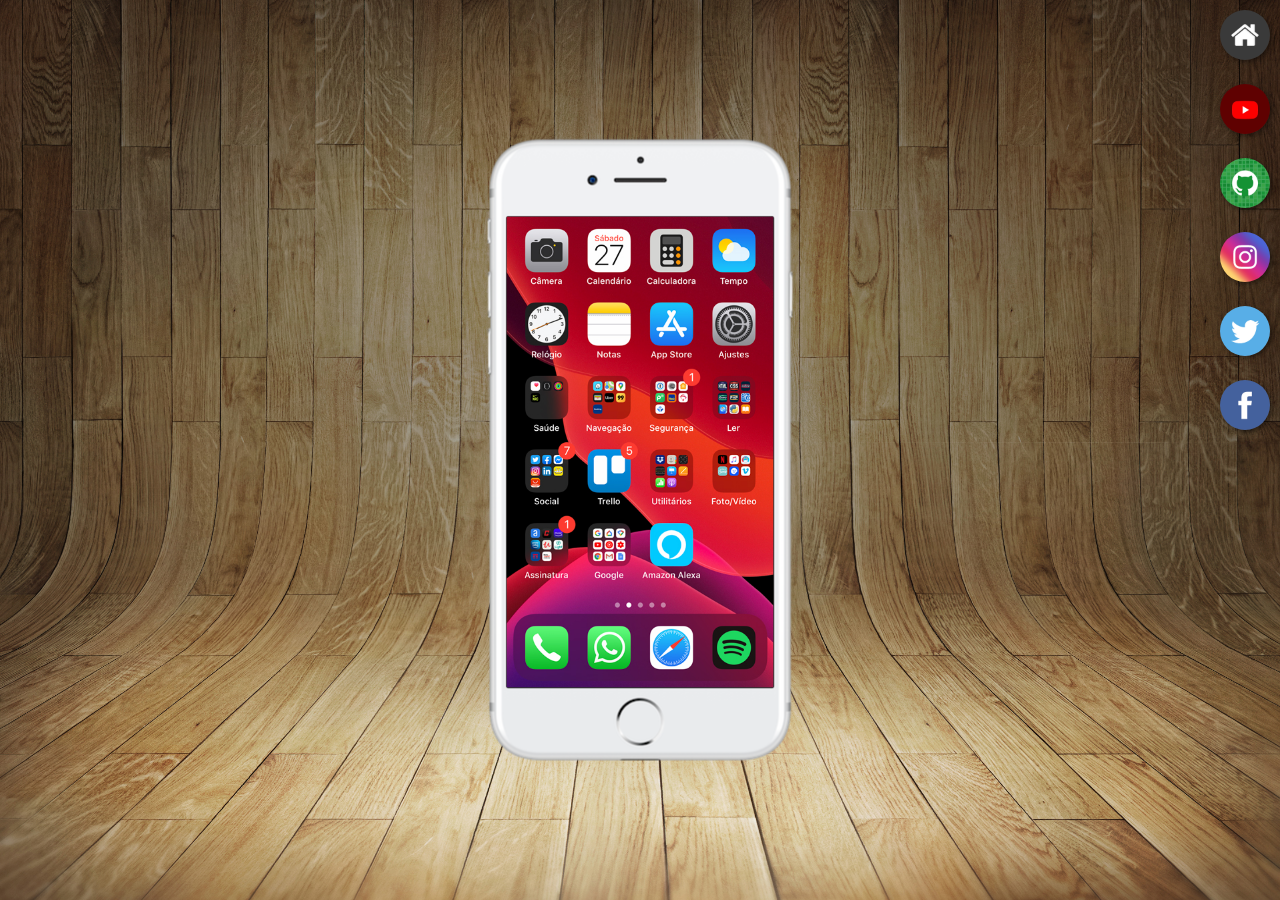
<file: index.html>
<!DOCTYPE html>
<html lang="pt-br">
<head>
    <meta charset="UTF-8">
    <meta name="viewport" content="width=device-width, initial-scale=1.0">
    <link rel="shortcut icon" href="favicon.ico" type="image/x-icon">
    <title>Projeto Redes Sociais</title>
    <link rel="stylesheet" href="estilos/style.css">
</head>
<body>
    <main>
        <section id="telefone">
           <iframe src="home.html" name="tela" id="tela" frameborder="0"></iframe>
        </section>
        <section id="Redes-Sociais">
           <a href="home.html" target="tela"><img src="imagens/imagens/logo-home.jpg" alt="home"></a> <br>
           <a href="youtube.html" target="tela"><img src="imagens/imagens/logo-youtube.jpg" alt="youtube"></a> <br>
           <a href="github.html" target="tela"><img src="imagens/imagens/logo-github.jpg" alt="github"></a> <br>
           <a href="instagram.html" target="tela"><img src="imagens/imagens/logo-instagram.jpg" alt="instagram"></a> <br>
           <a href="x.html" target="tela"><img src="imagens/imagens/logo-twitter.jpg" alt="twitter"></a> <br>
           <a href="facebook.html" target="tela"><img src="imagens/imagens/logo-facebook.jpg" alt="facebook"></a>
        </section>
    </main>
</body>
</html>
</file>
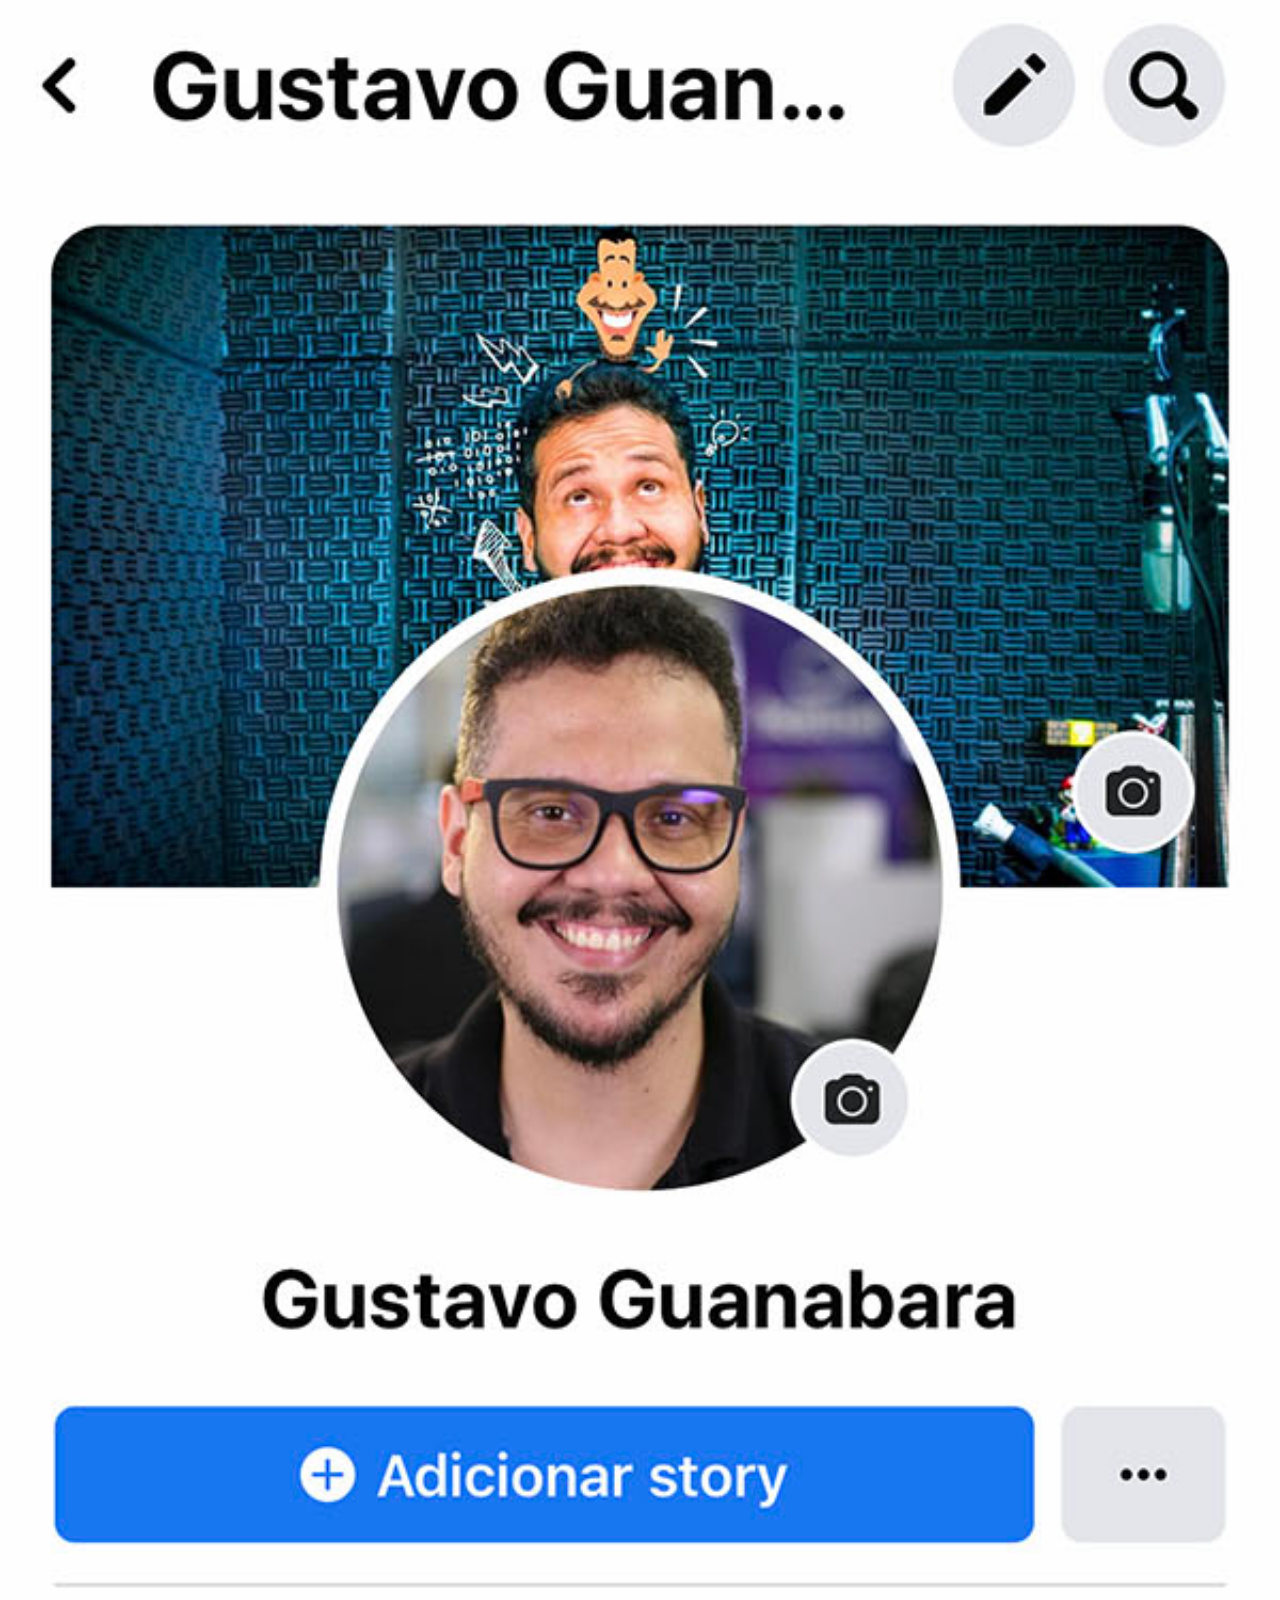
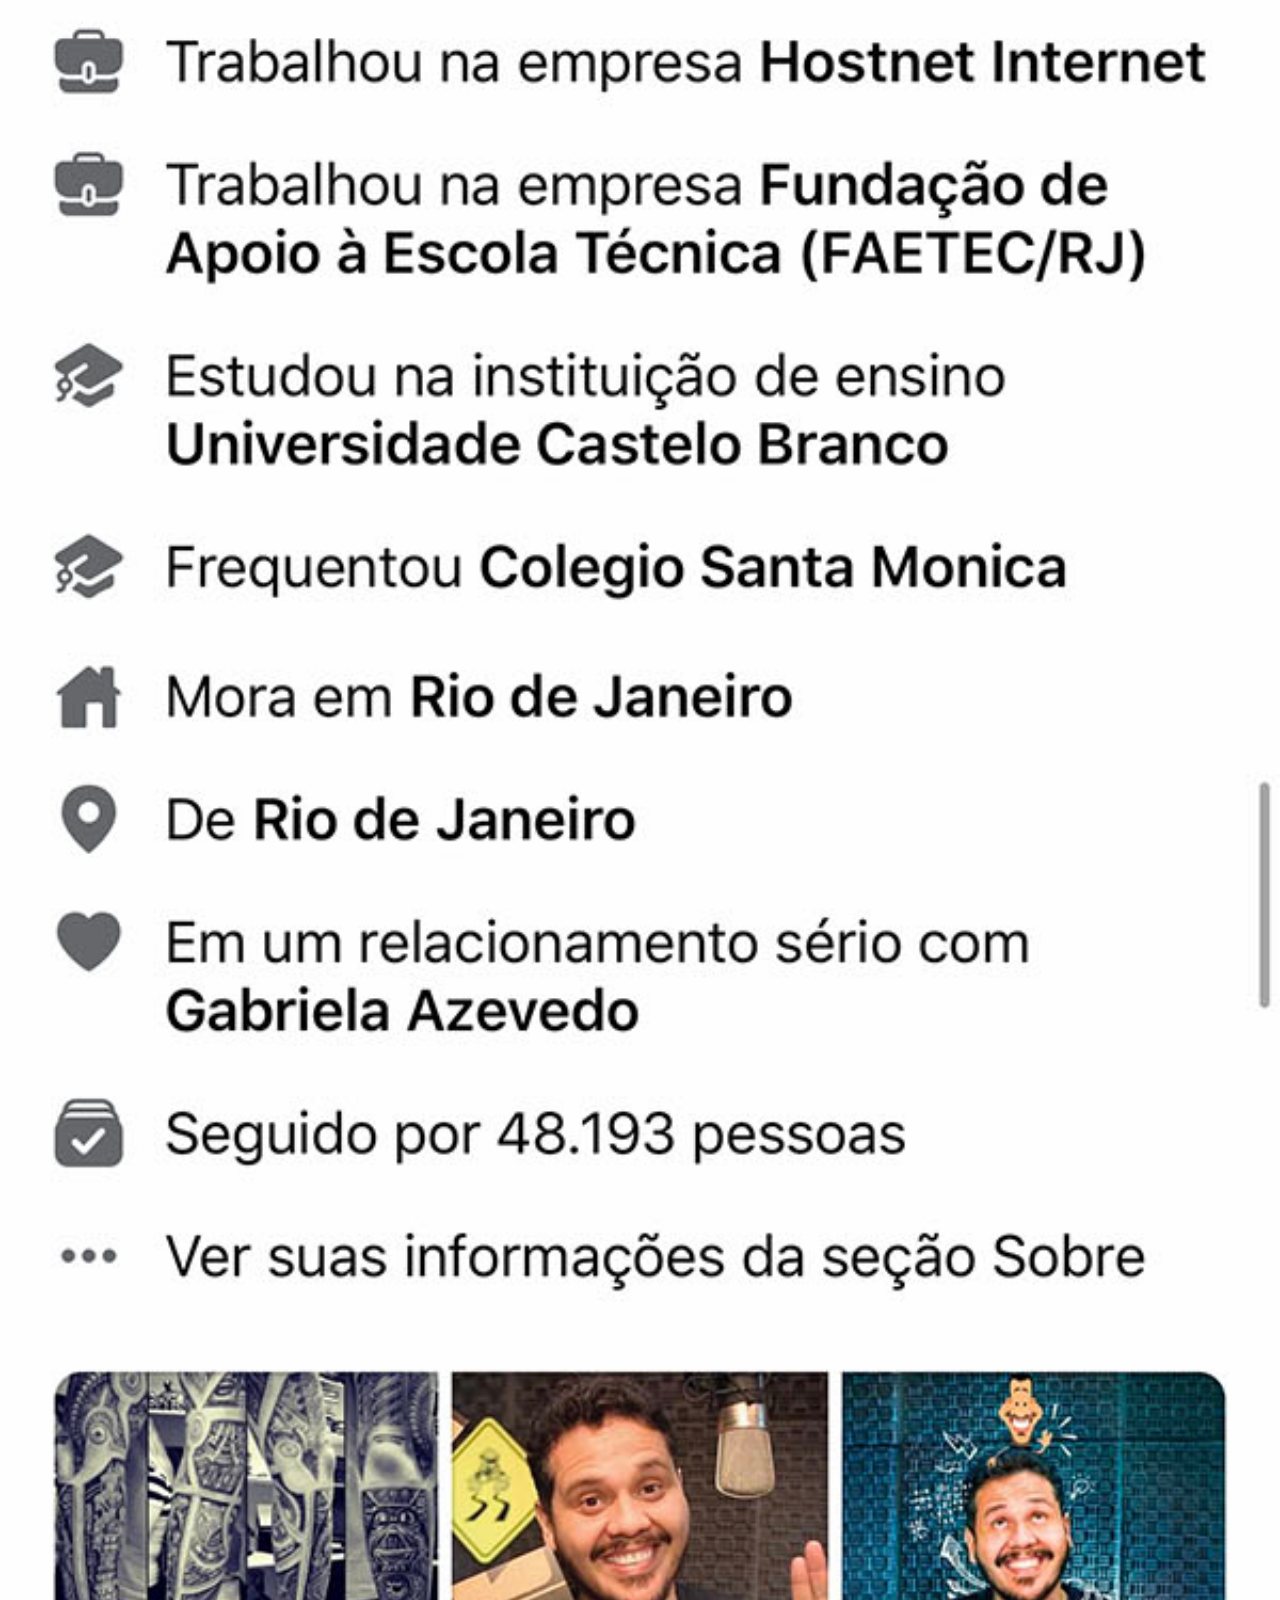
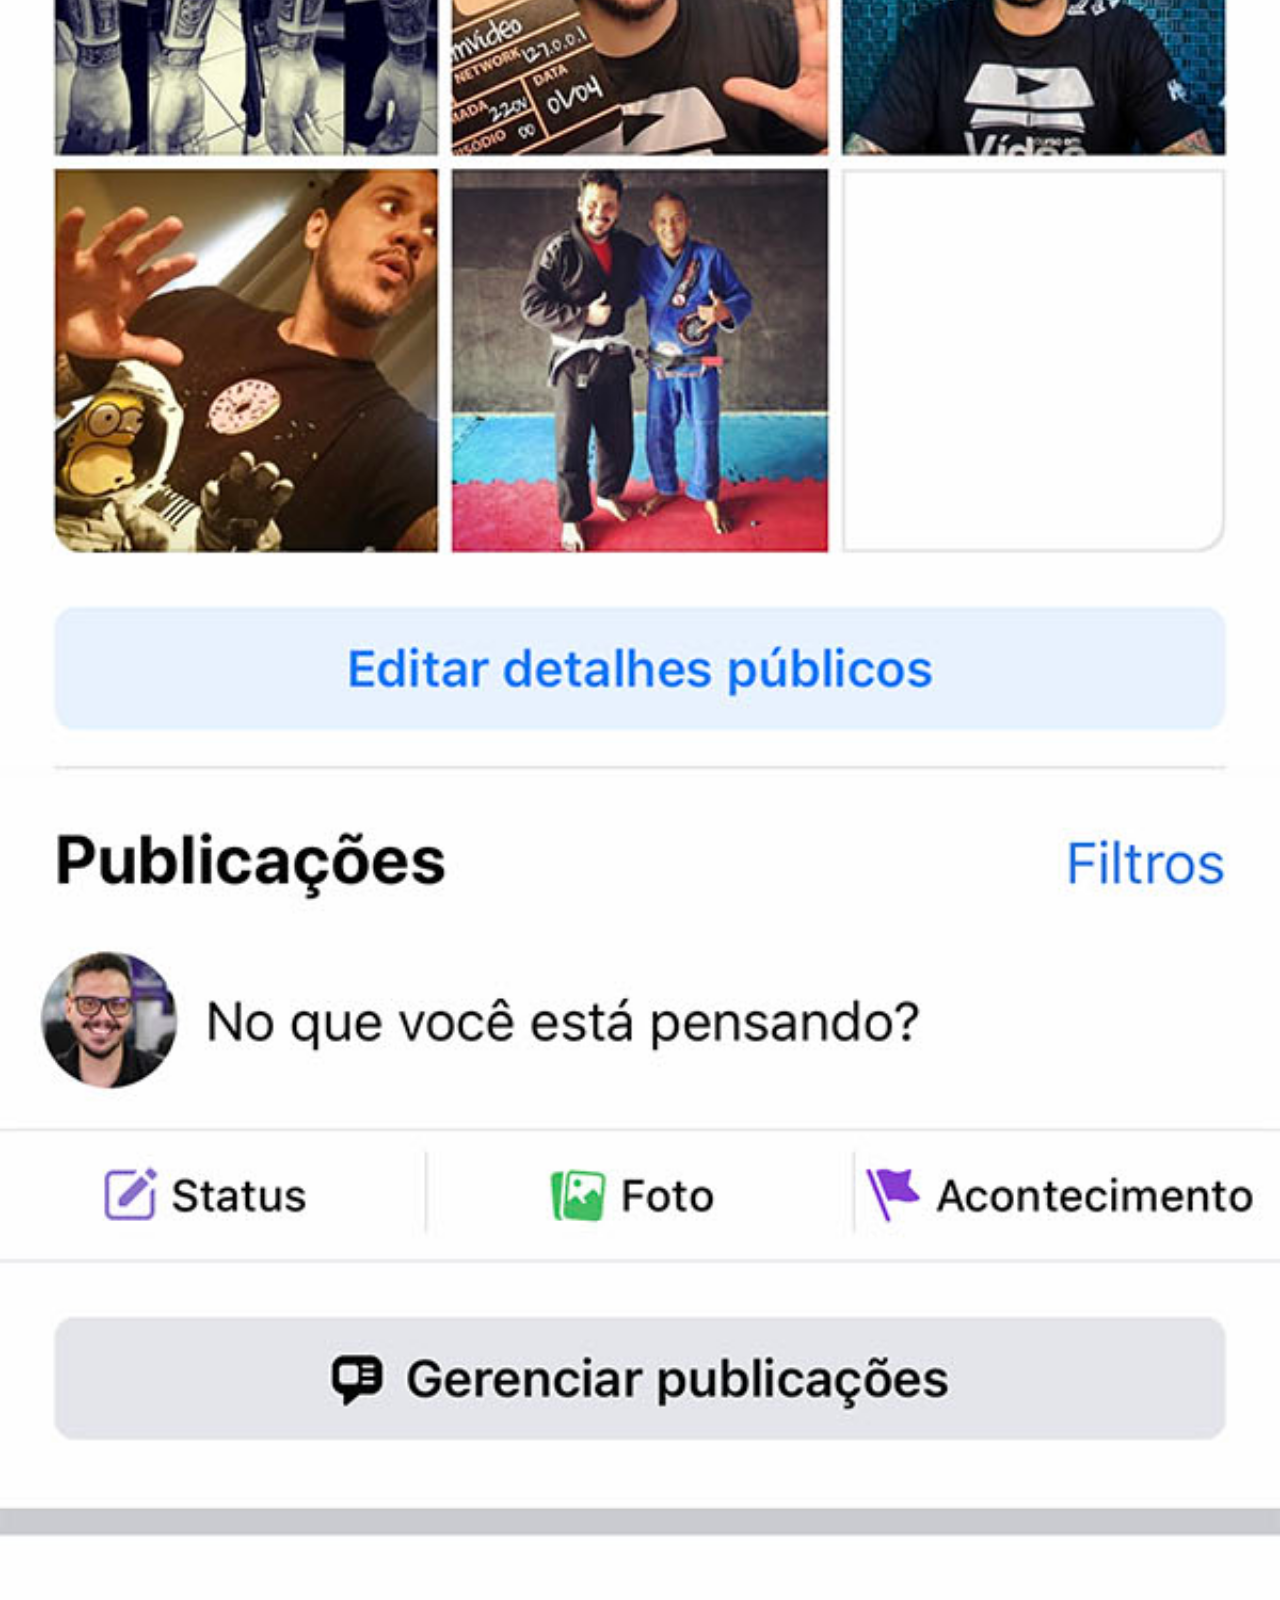
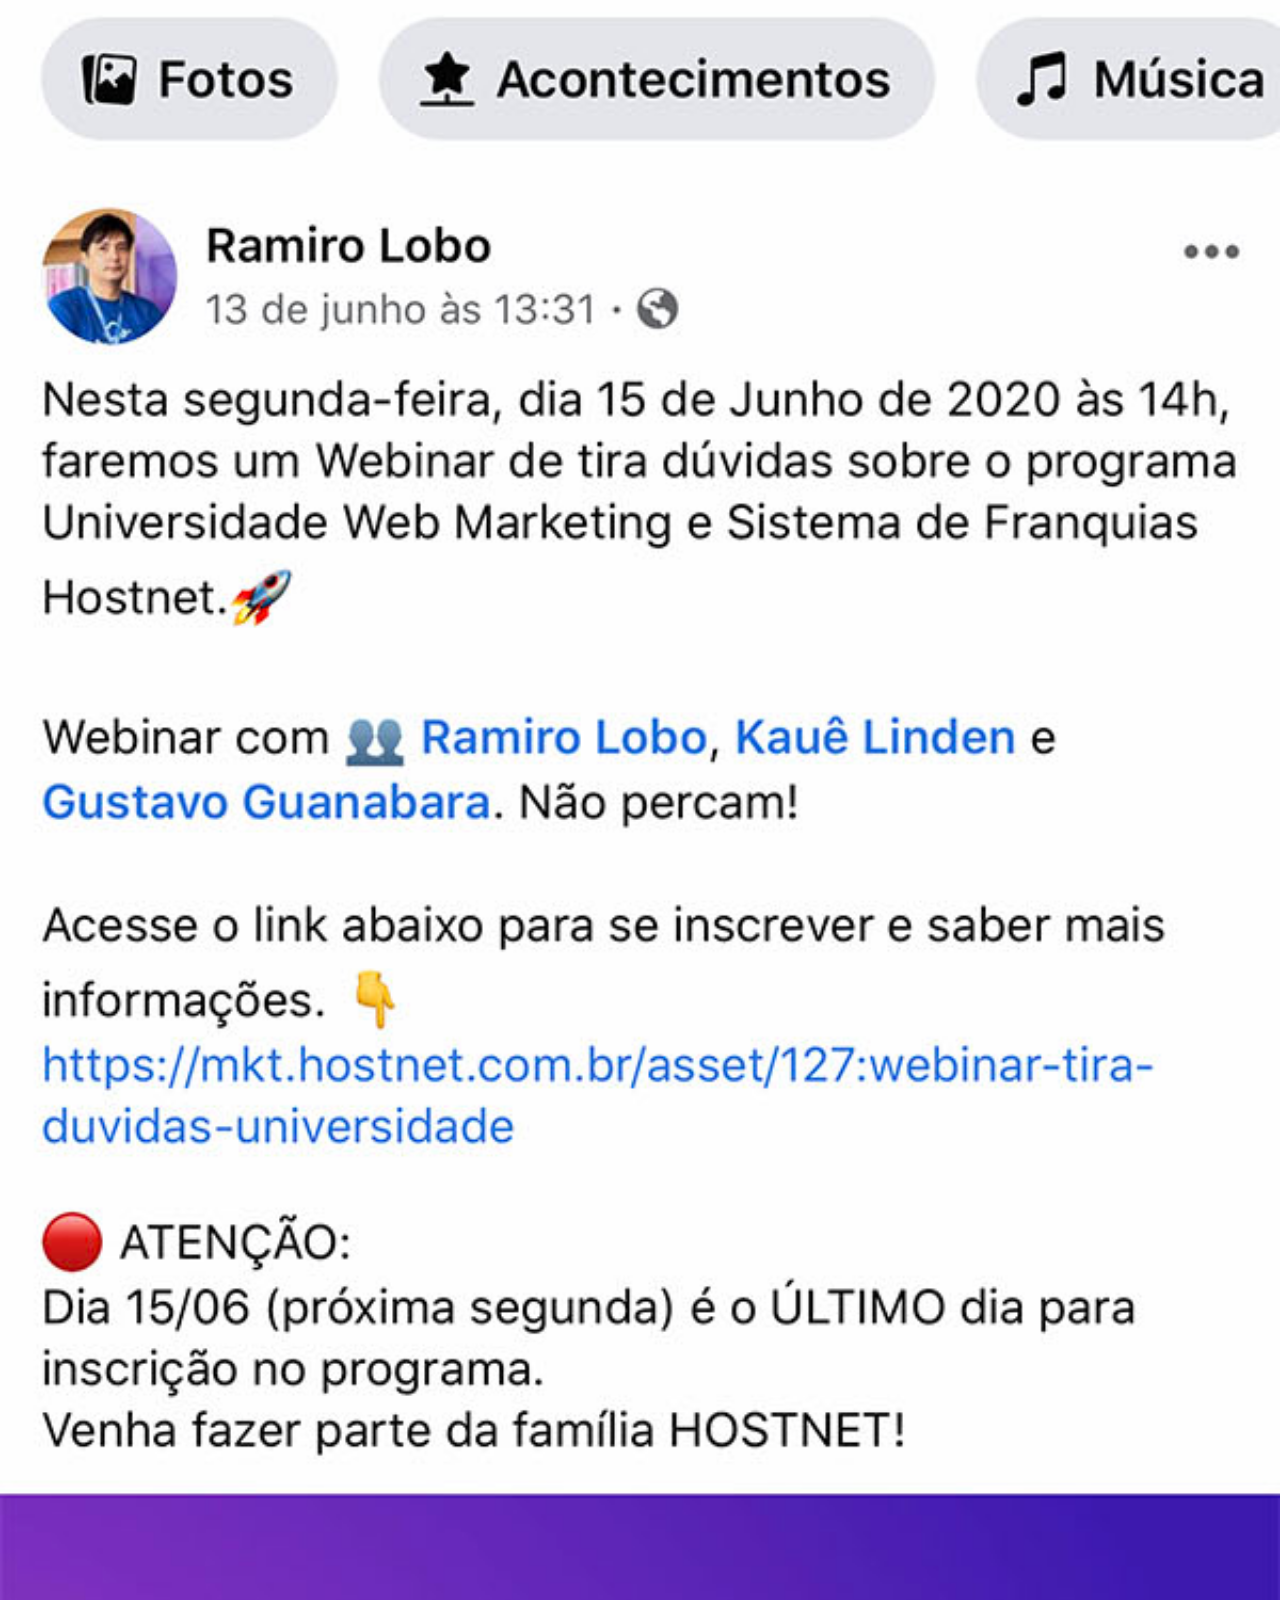
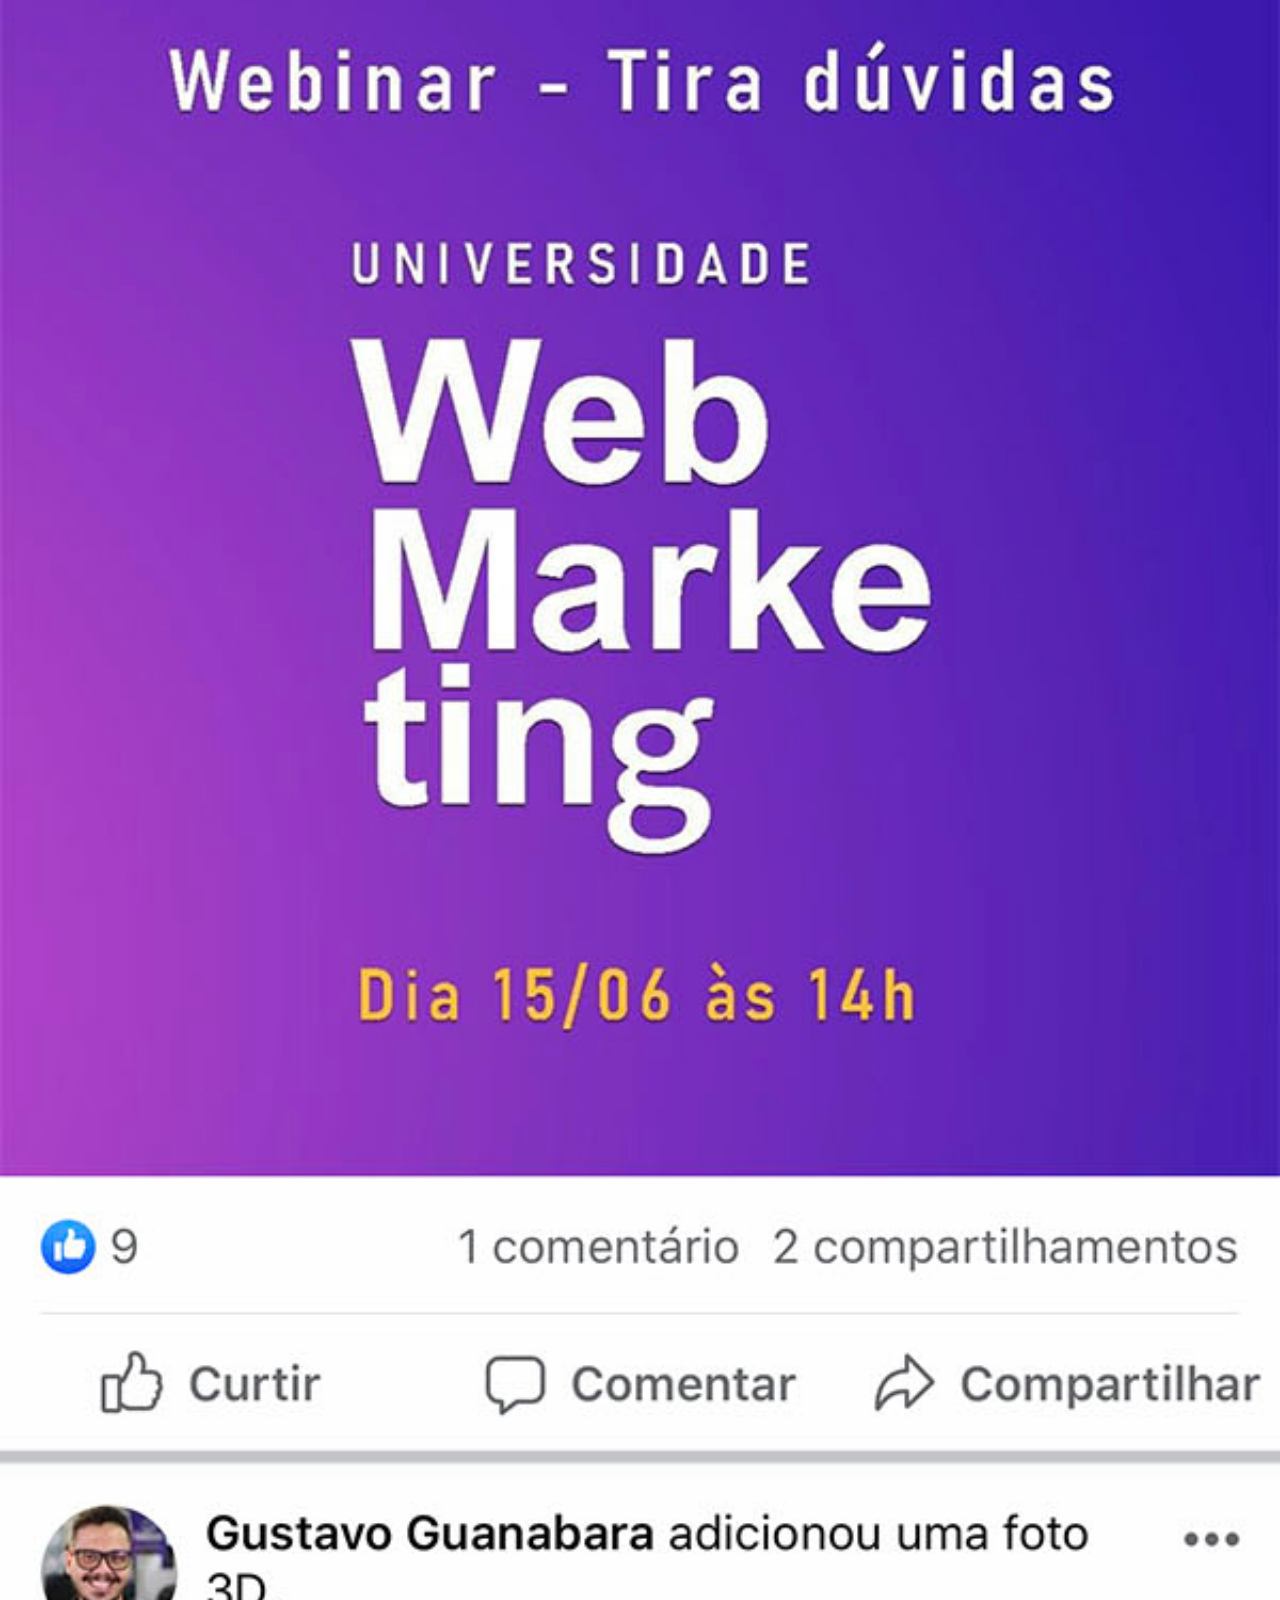
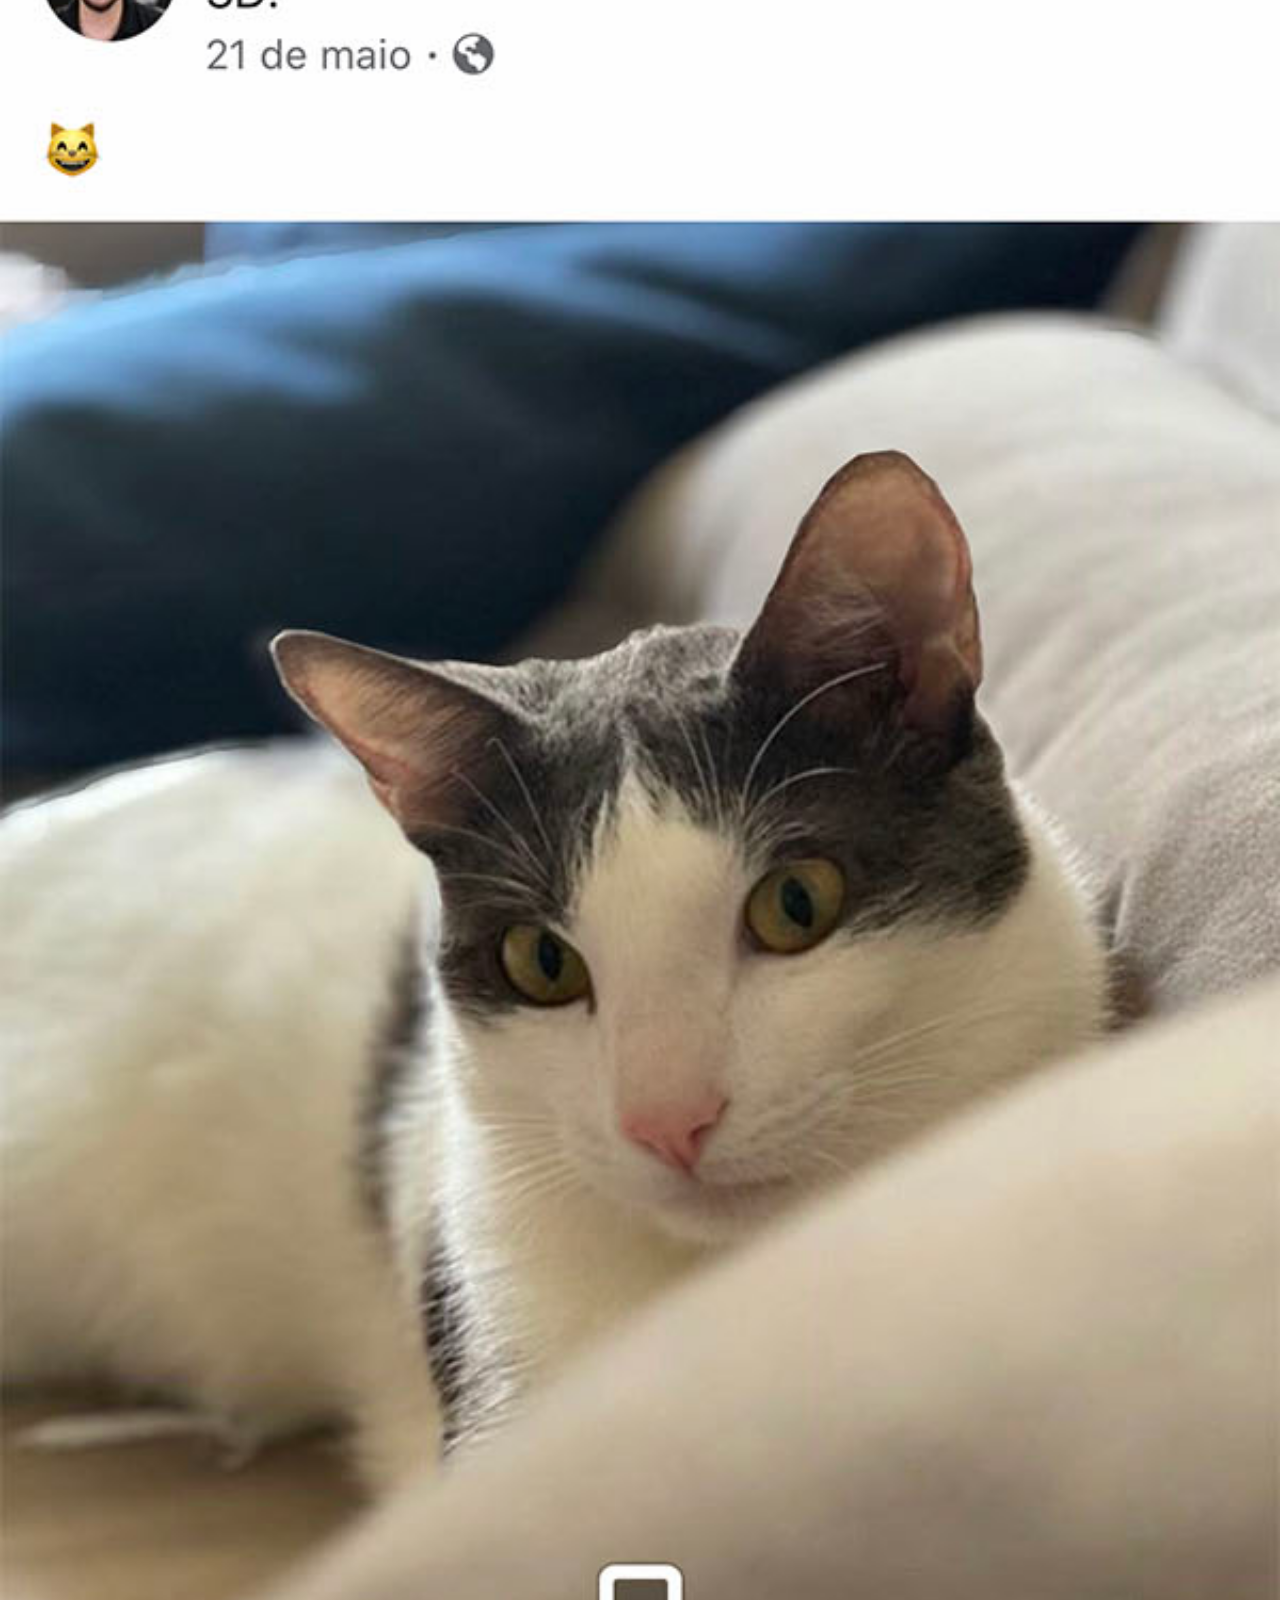
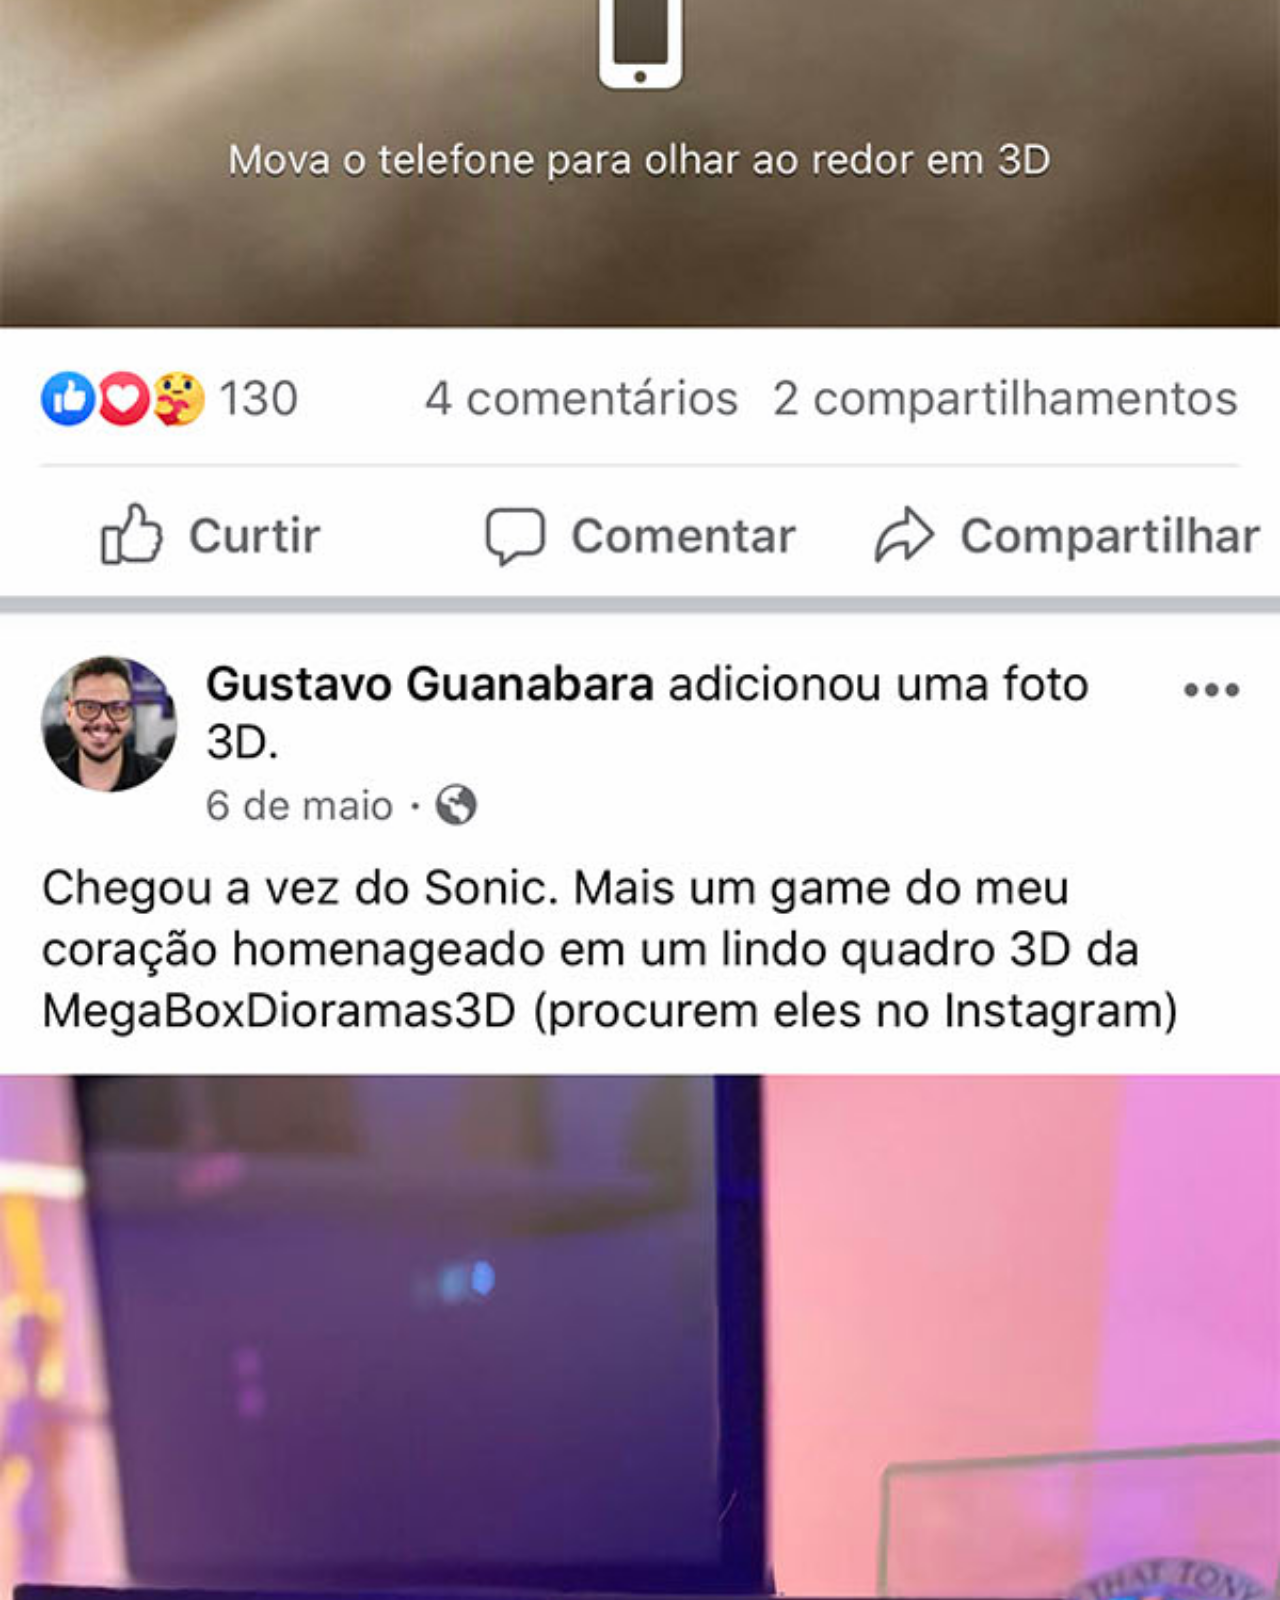
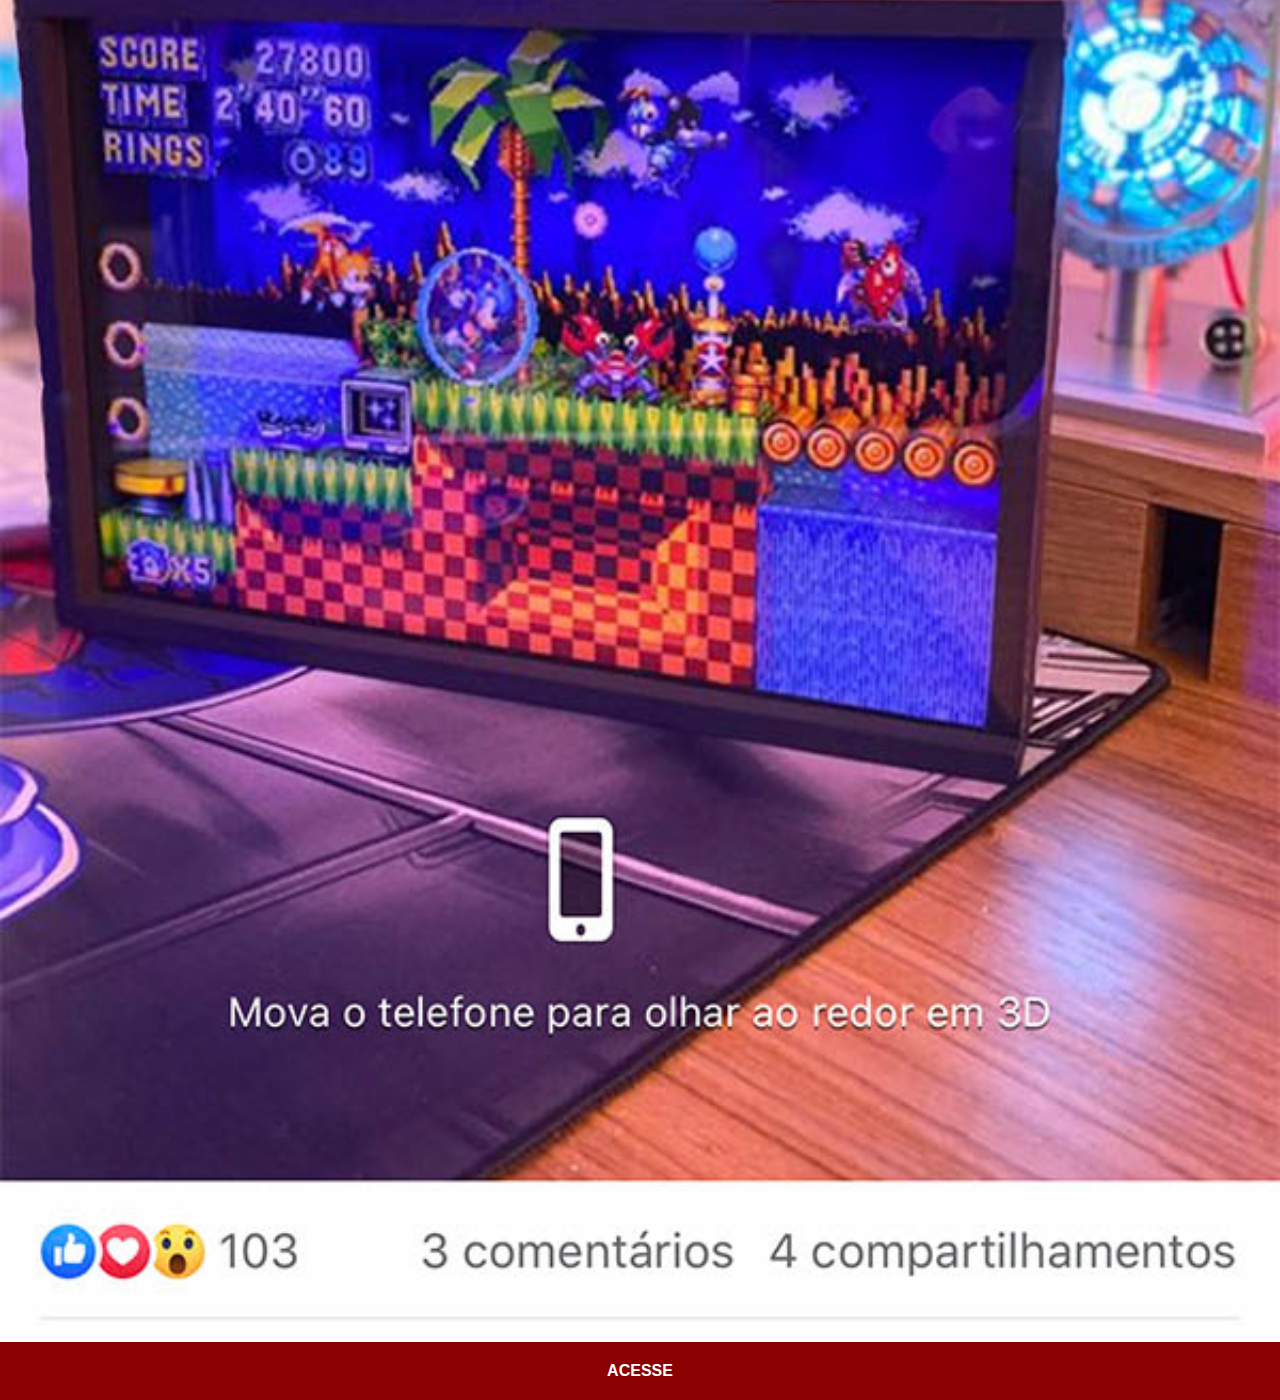
<file: facebook.html>
<!DOCTYPE html>
<html lang="pt-br">
<head>
    <meta charset="UTF-8">
    <meta name="viewport" content="width=device-width, initial-scale=1.0">
    <link rel="stylesheet" href="estilos/social.css">
    <title>Facebook</title>
</head>
<body>
    <img src="imagens/imagens/tela-facebook.jpg" alt="Facebook">
    <a href="https://www.facebook.com/gustavoguanabara/?locale=pt_BR" target="_blank">ACESSE</a>
</body>
</html>
</file>
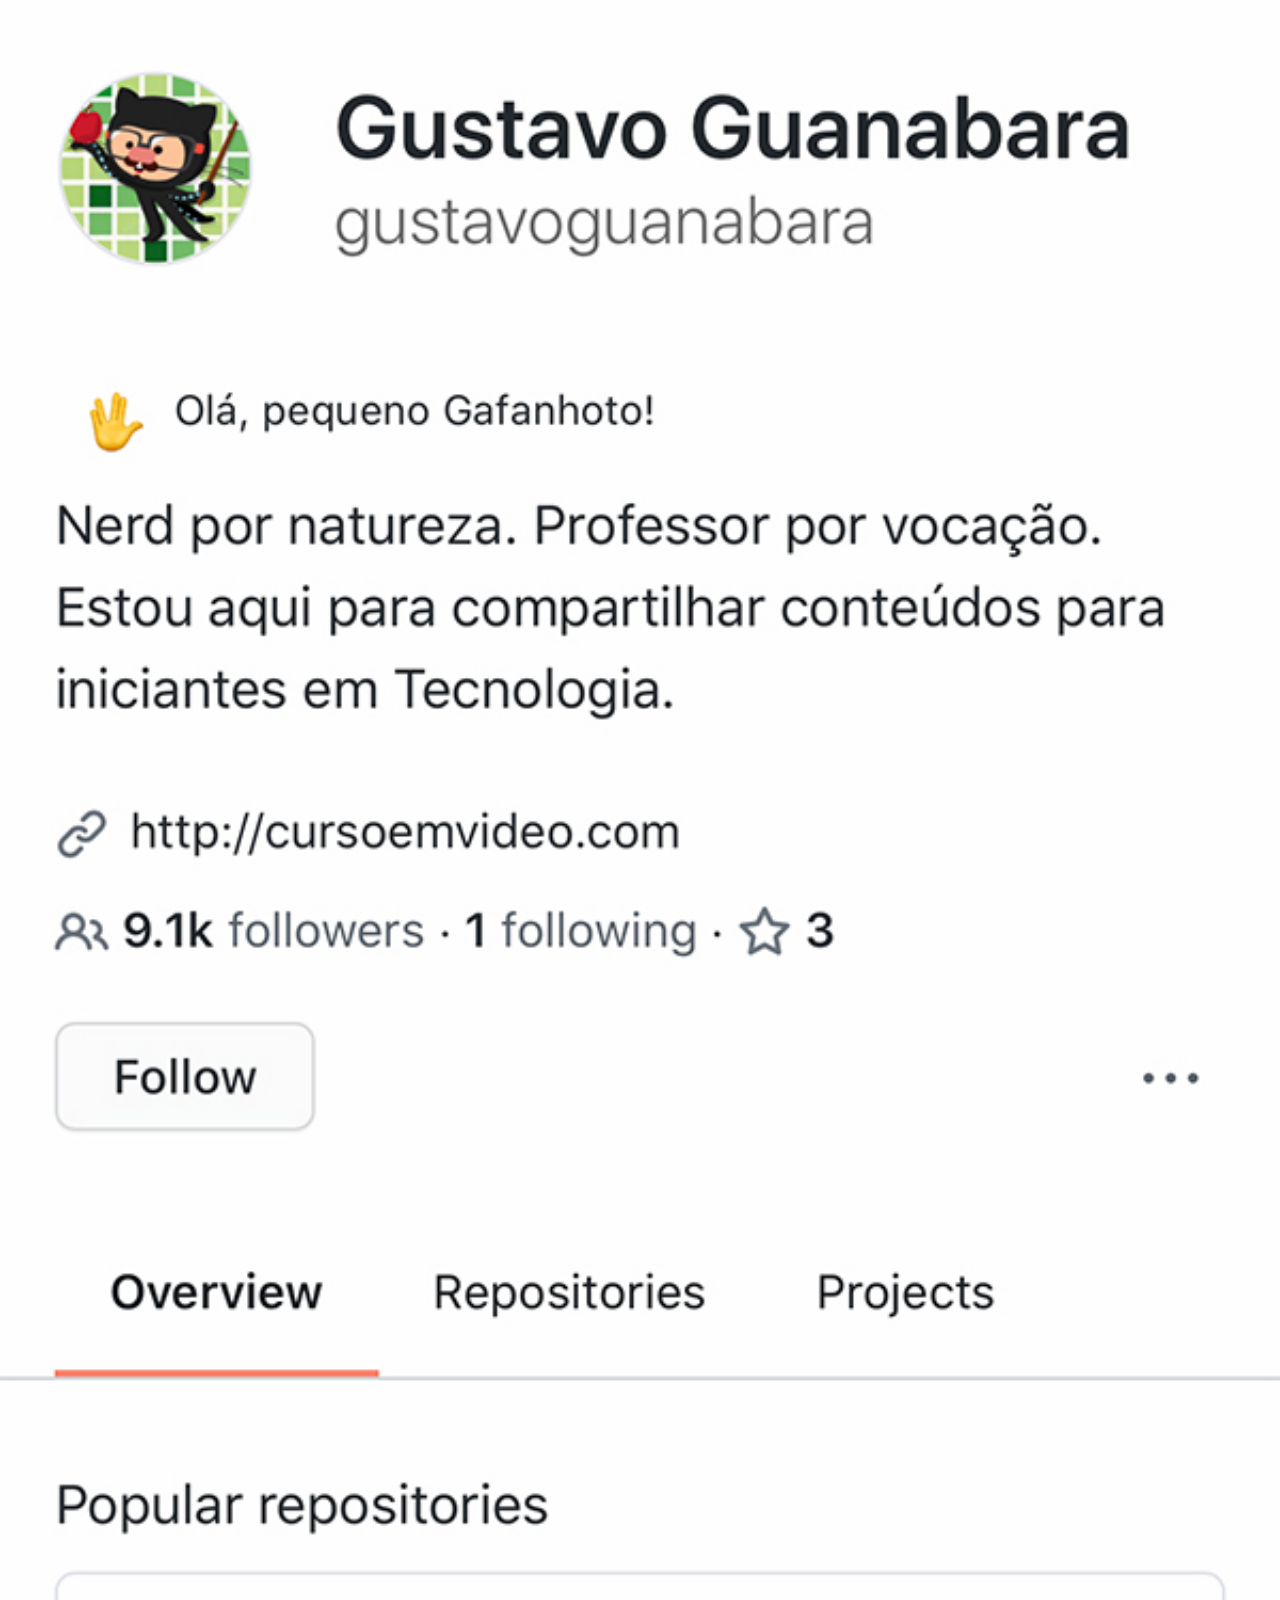
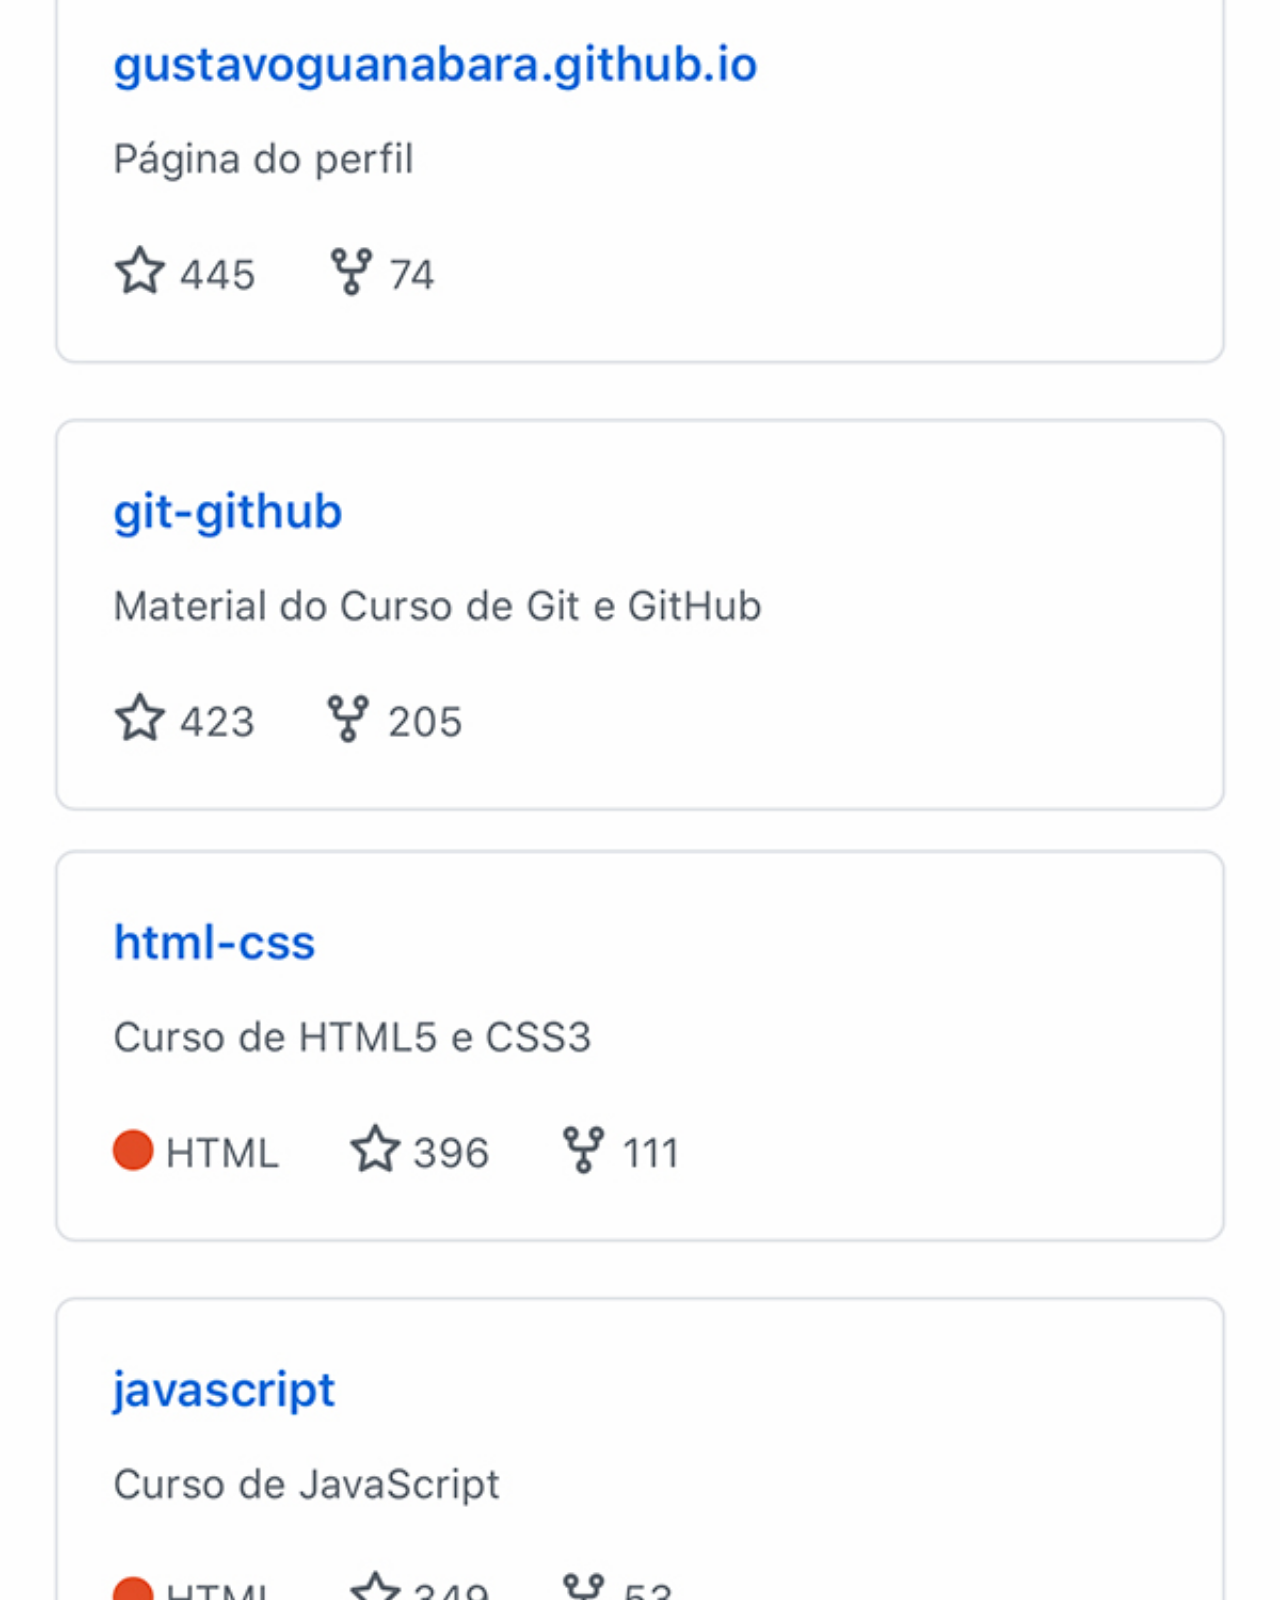
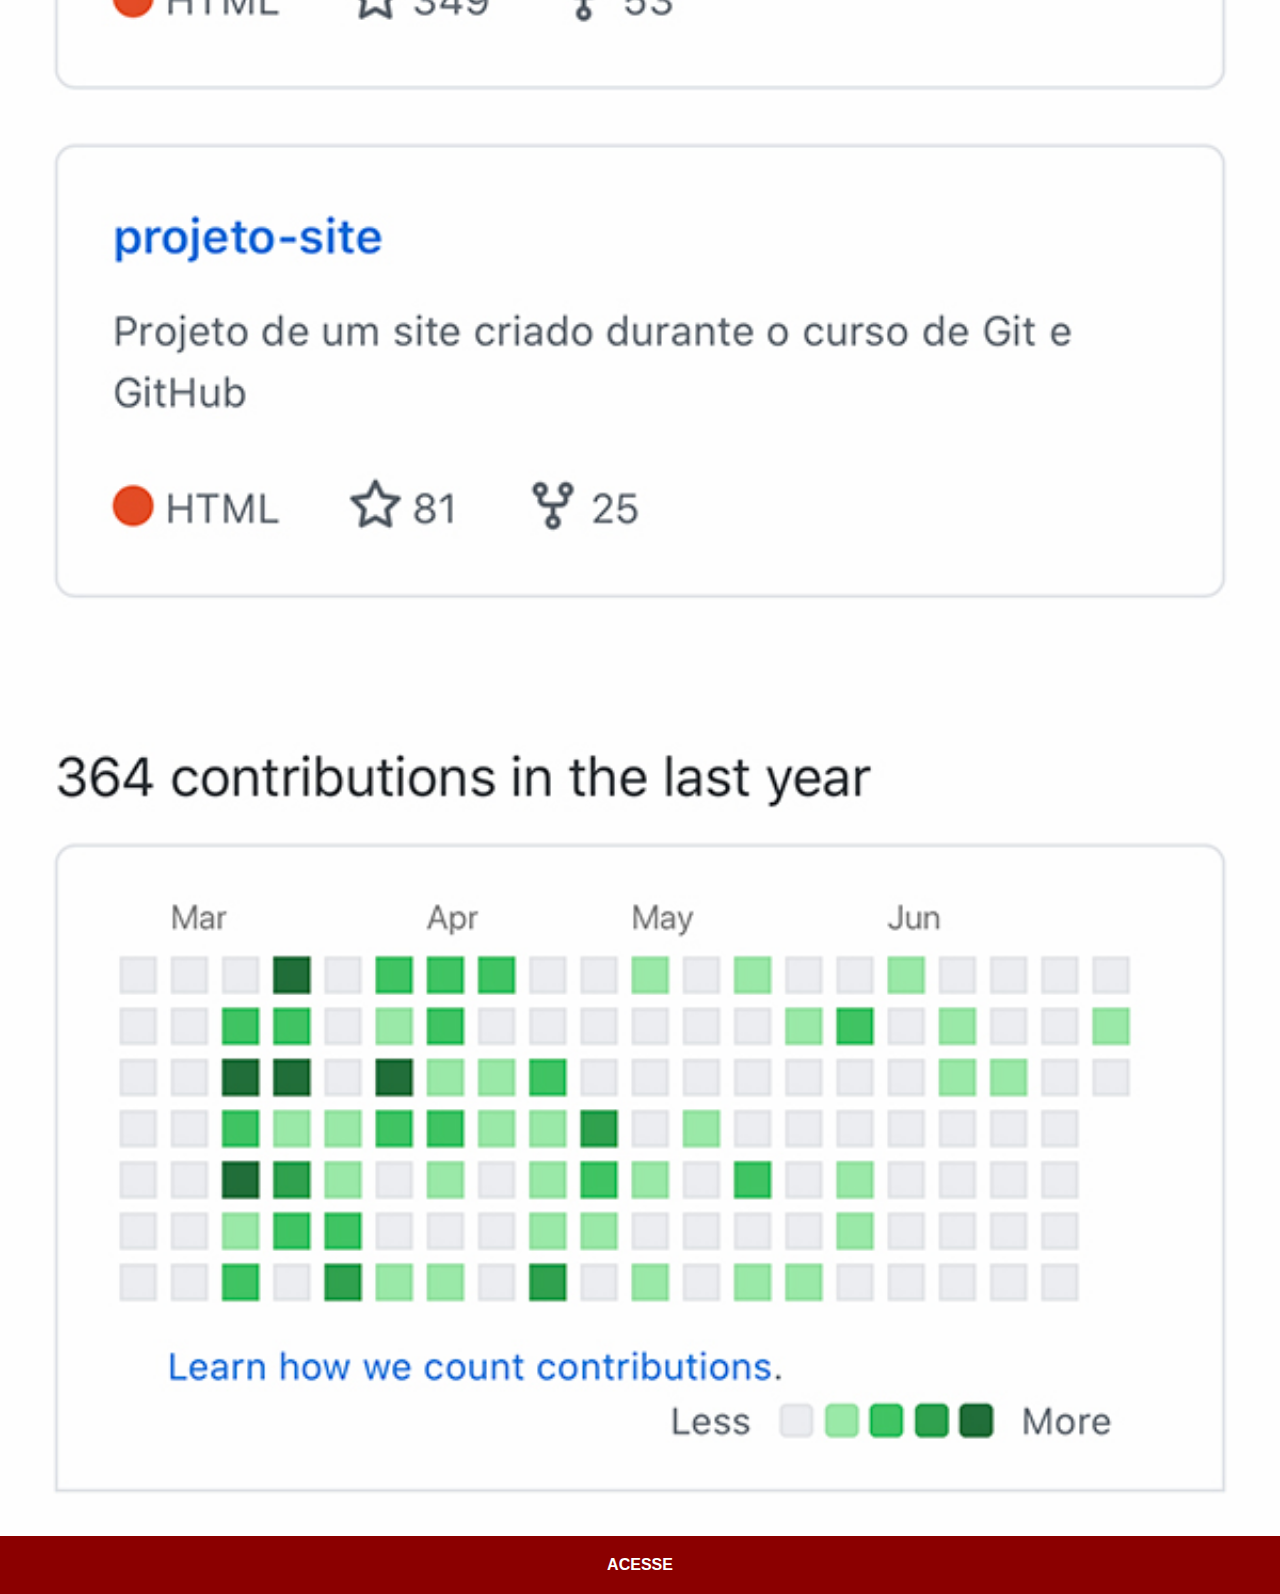
<file: github.html>
<!DOCTYPE html>
<html lang="pt-br">
<head>
    <meta charset="UTF-8">
    <meta name="viewport" content="width=device-width, initial-scale=1.0">
    <title>Github</title>
    <link rel="stylesheet" href="estilos/social.css">
</head>
<body>
    <img src="imagens/imagens/tela-github.jpg" alt="Github">
    <a href="https://github.com/gustavoguanabara" target="_blank">ACESSE</a>
</body>
</html>
</file>
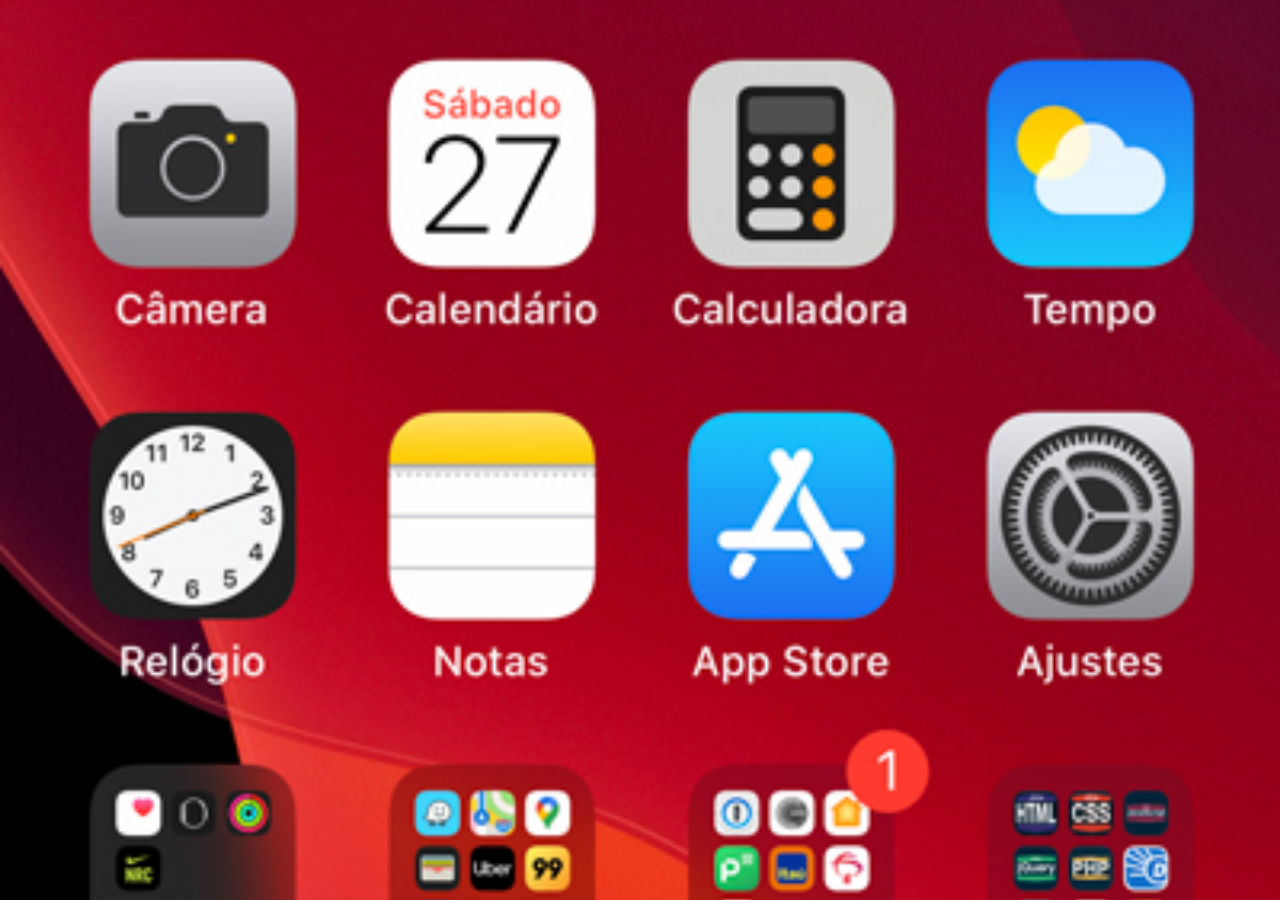
<file: home.html>
<!DOCTYPE html>
<html lang="pt-br">
<head>
    <meta charset="UTF-8">
    <meta name="viewport" content="width=device-width, initial-scale=1.0">
    <title>Home</title>
</head>
<style>
    *{
        margin: 0;
        padding: 0;
    }
    body{
        width: 100vw;
        height: 100vh;
        background: black url("imagens/imagens/tela-home.jpg") no-repeat
        top center;
        background-size: cover;
    }
</style>
<body>
    
</body>
</html>
</file>
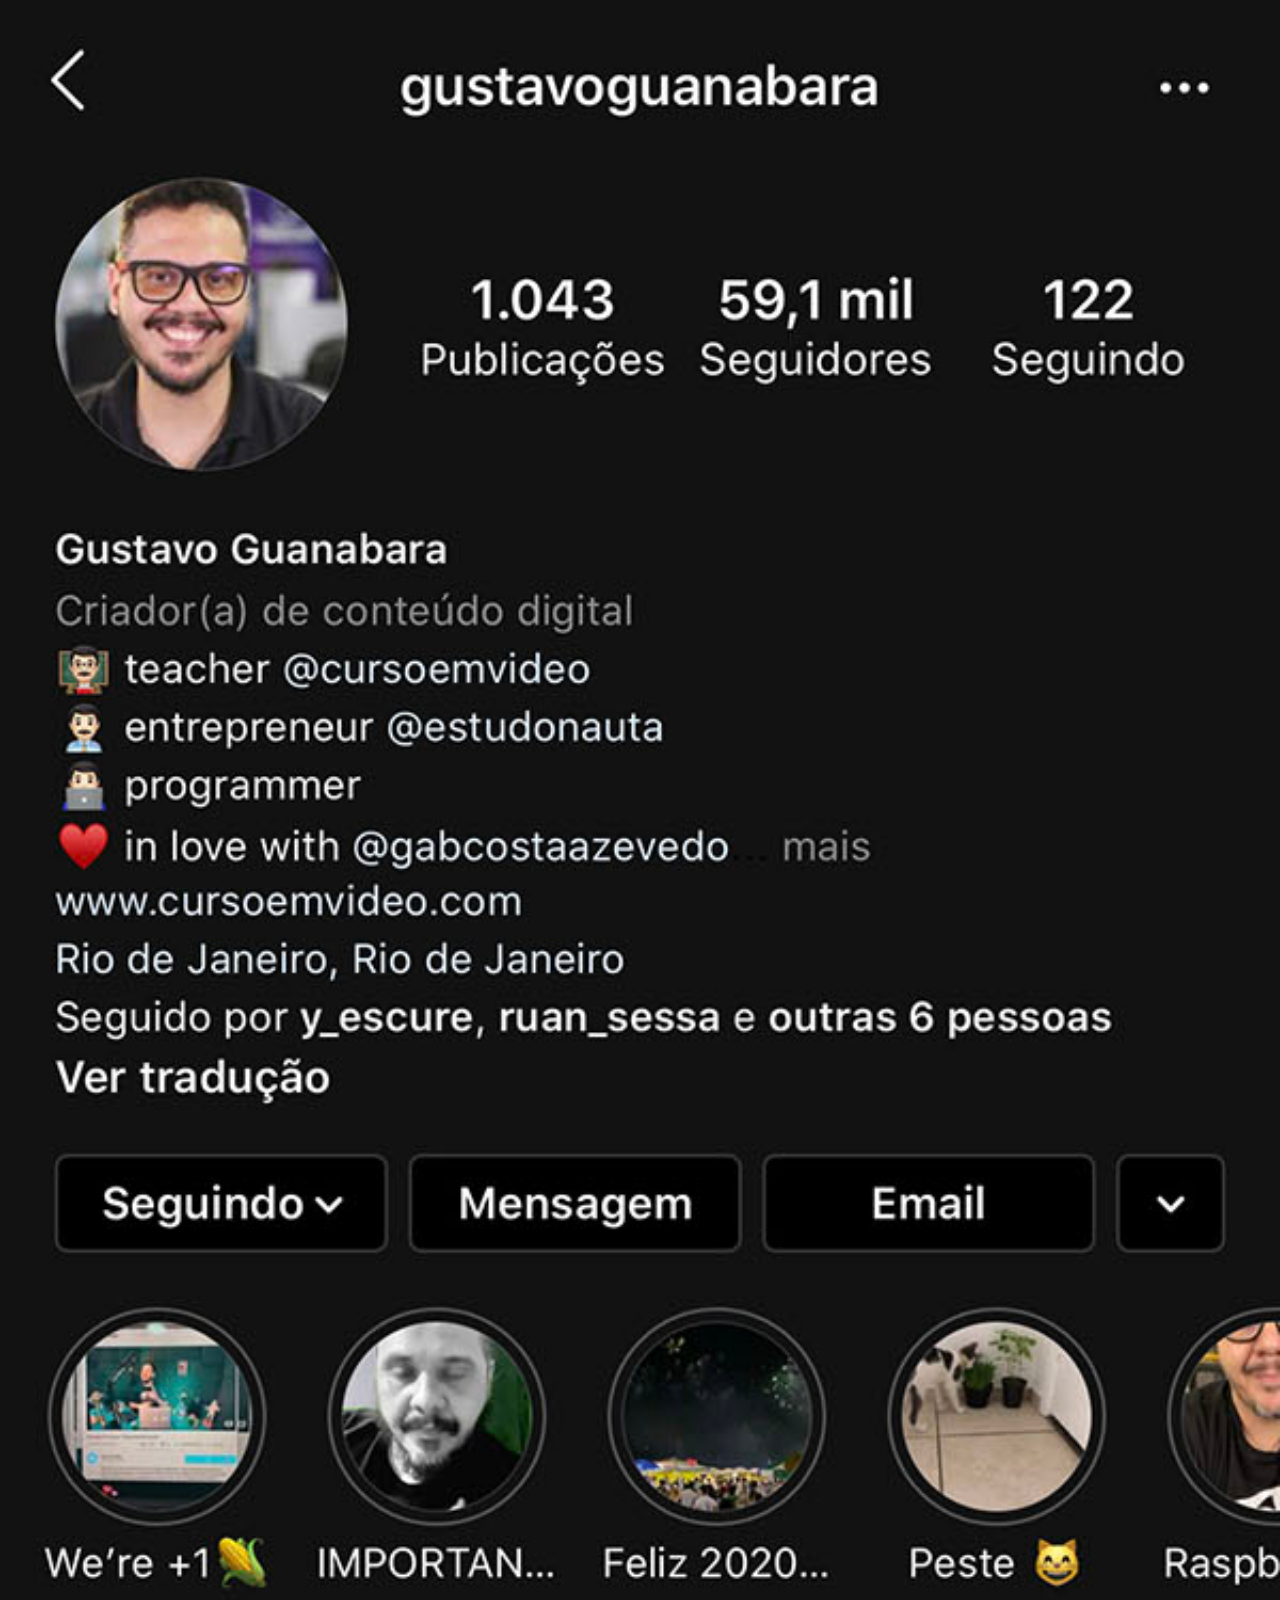
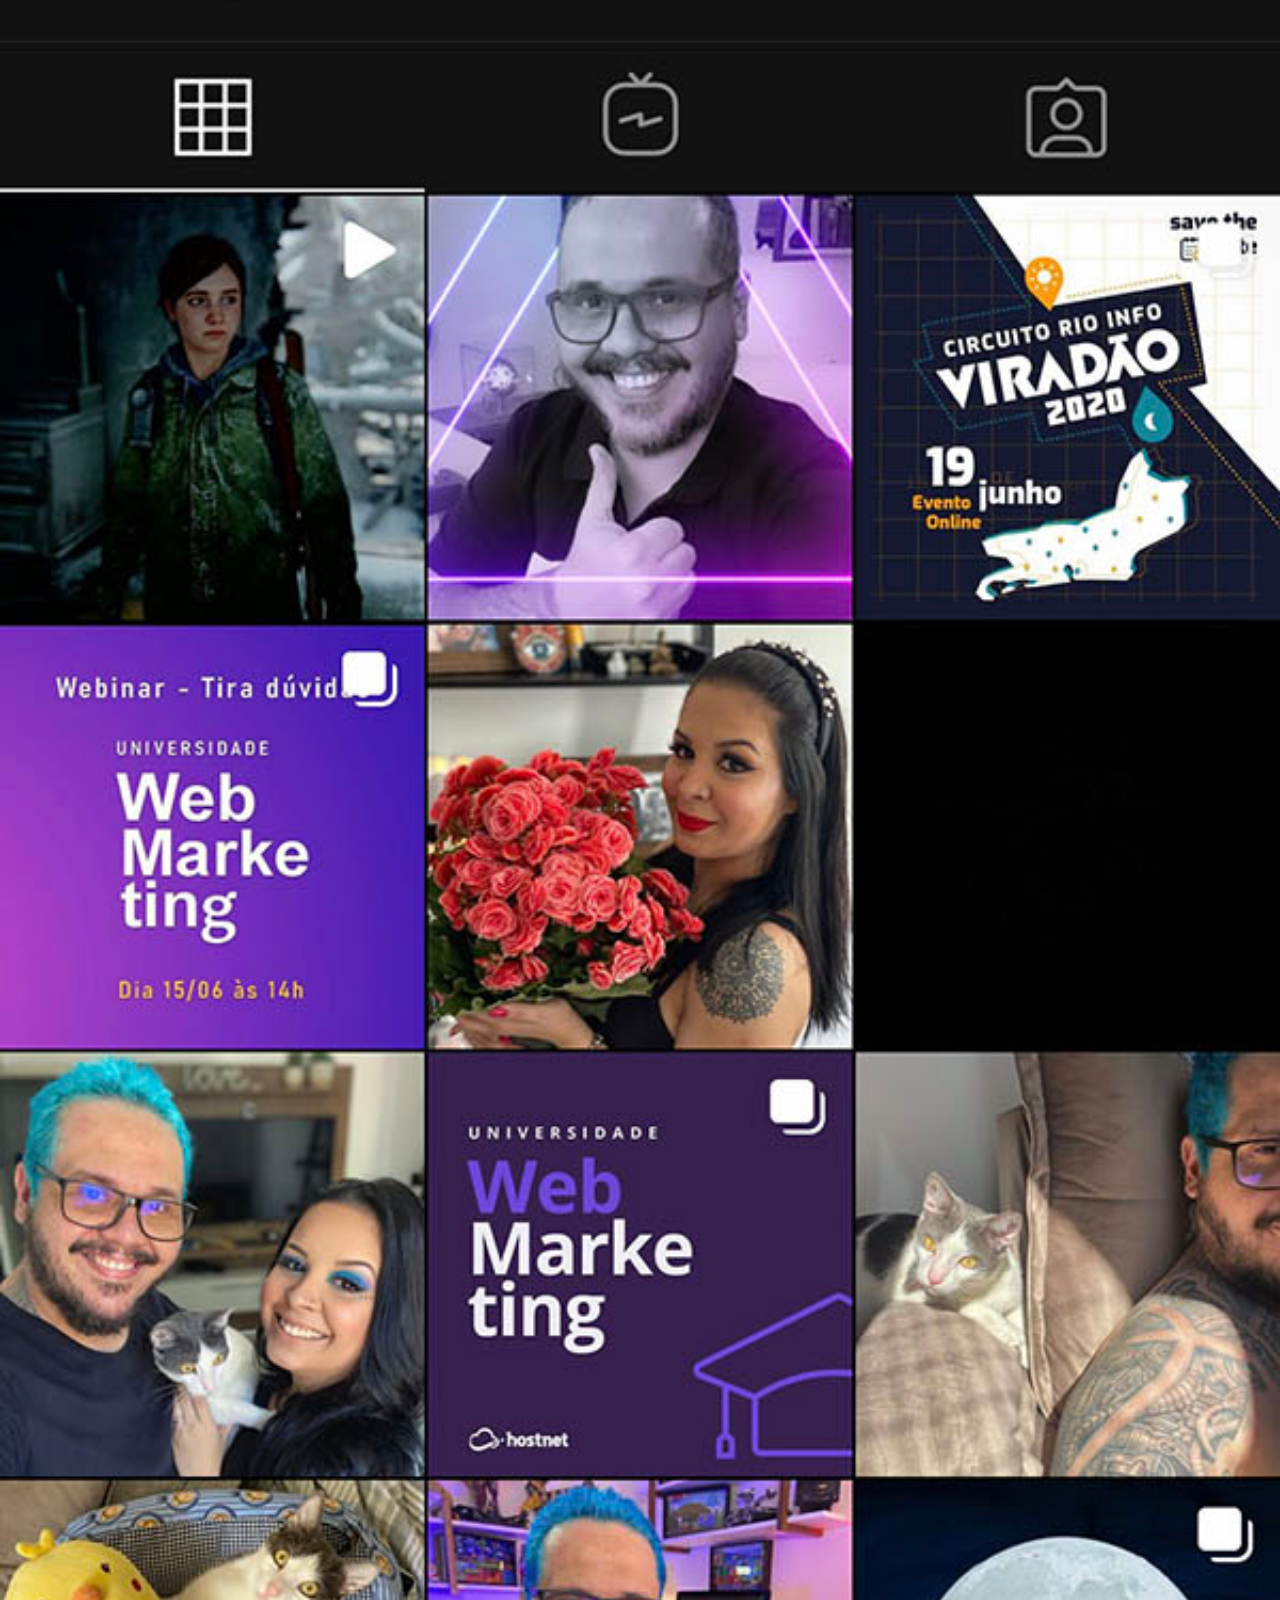
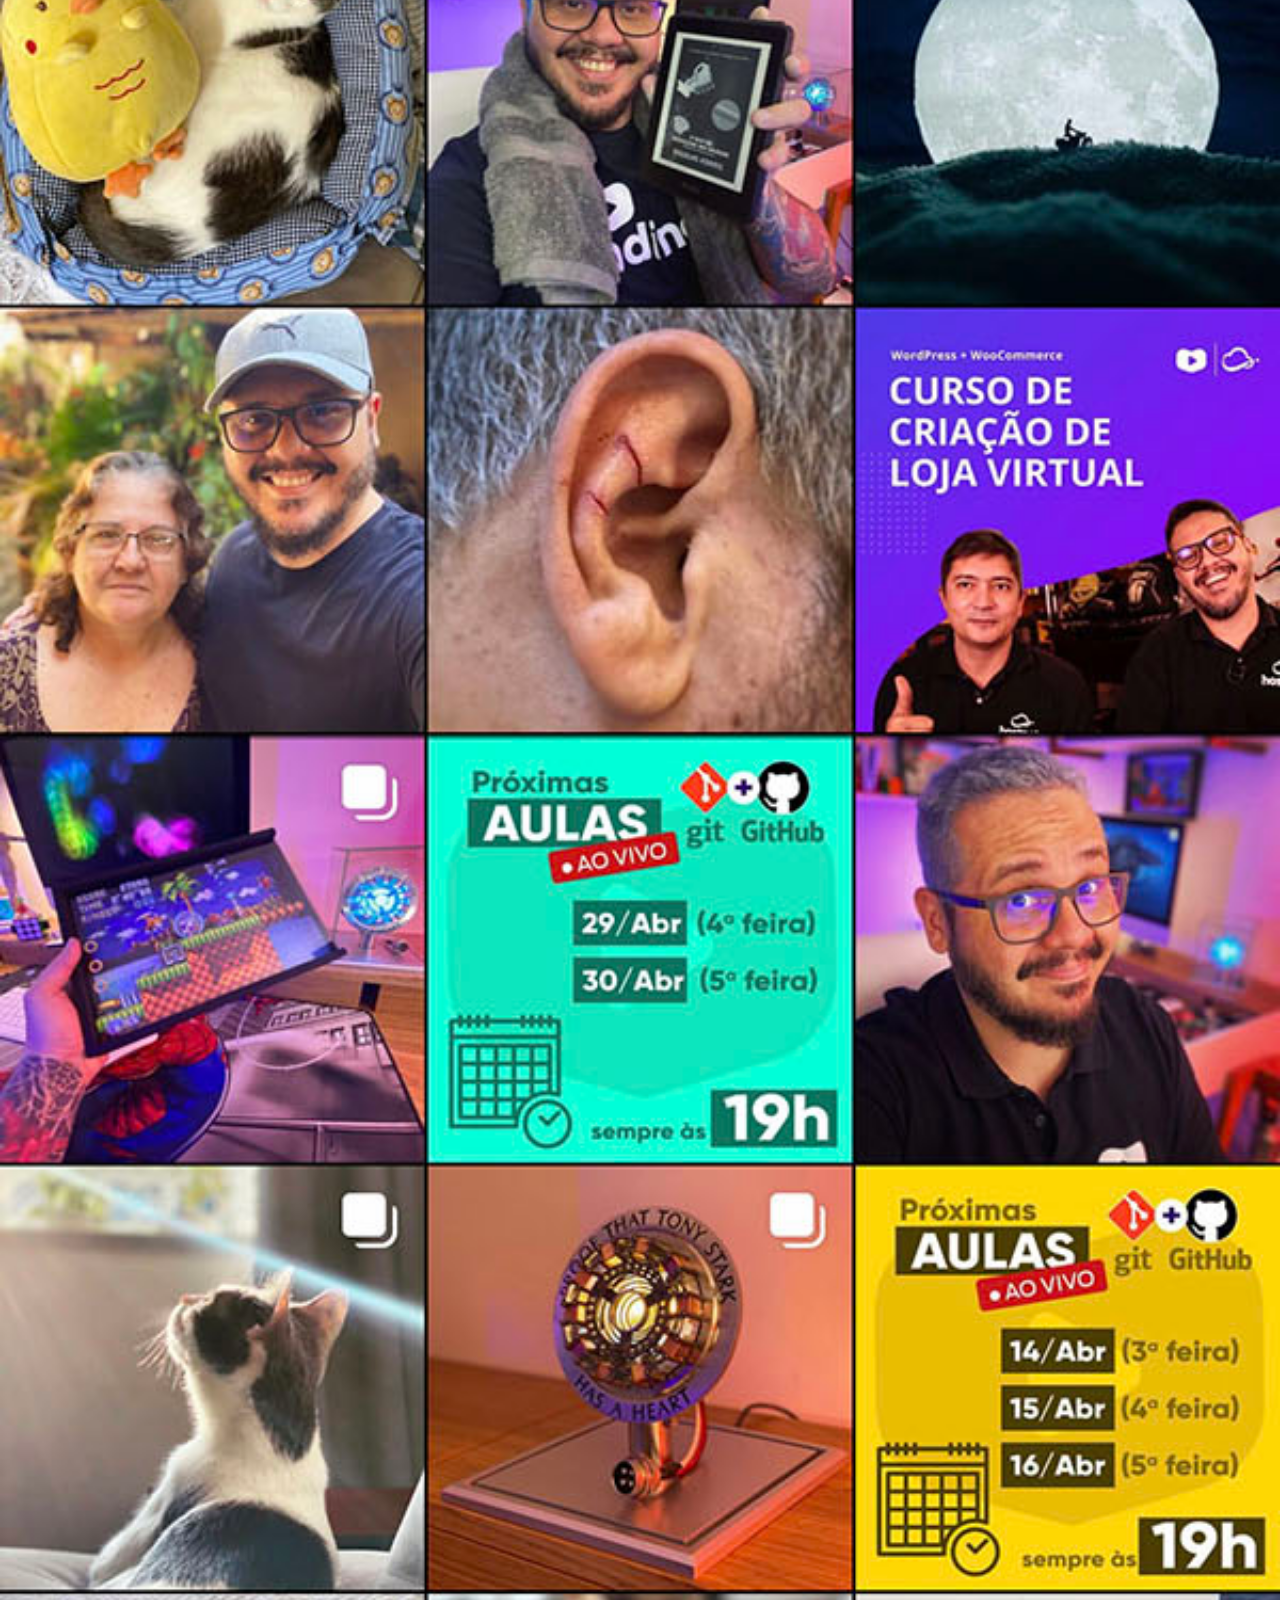
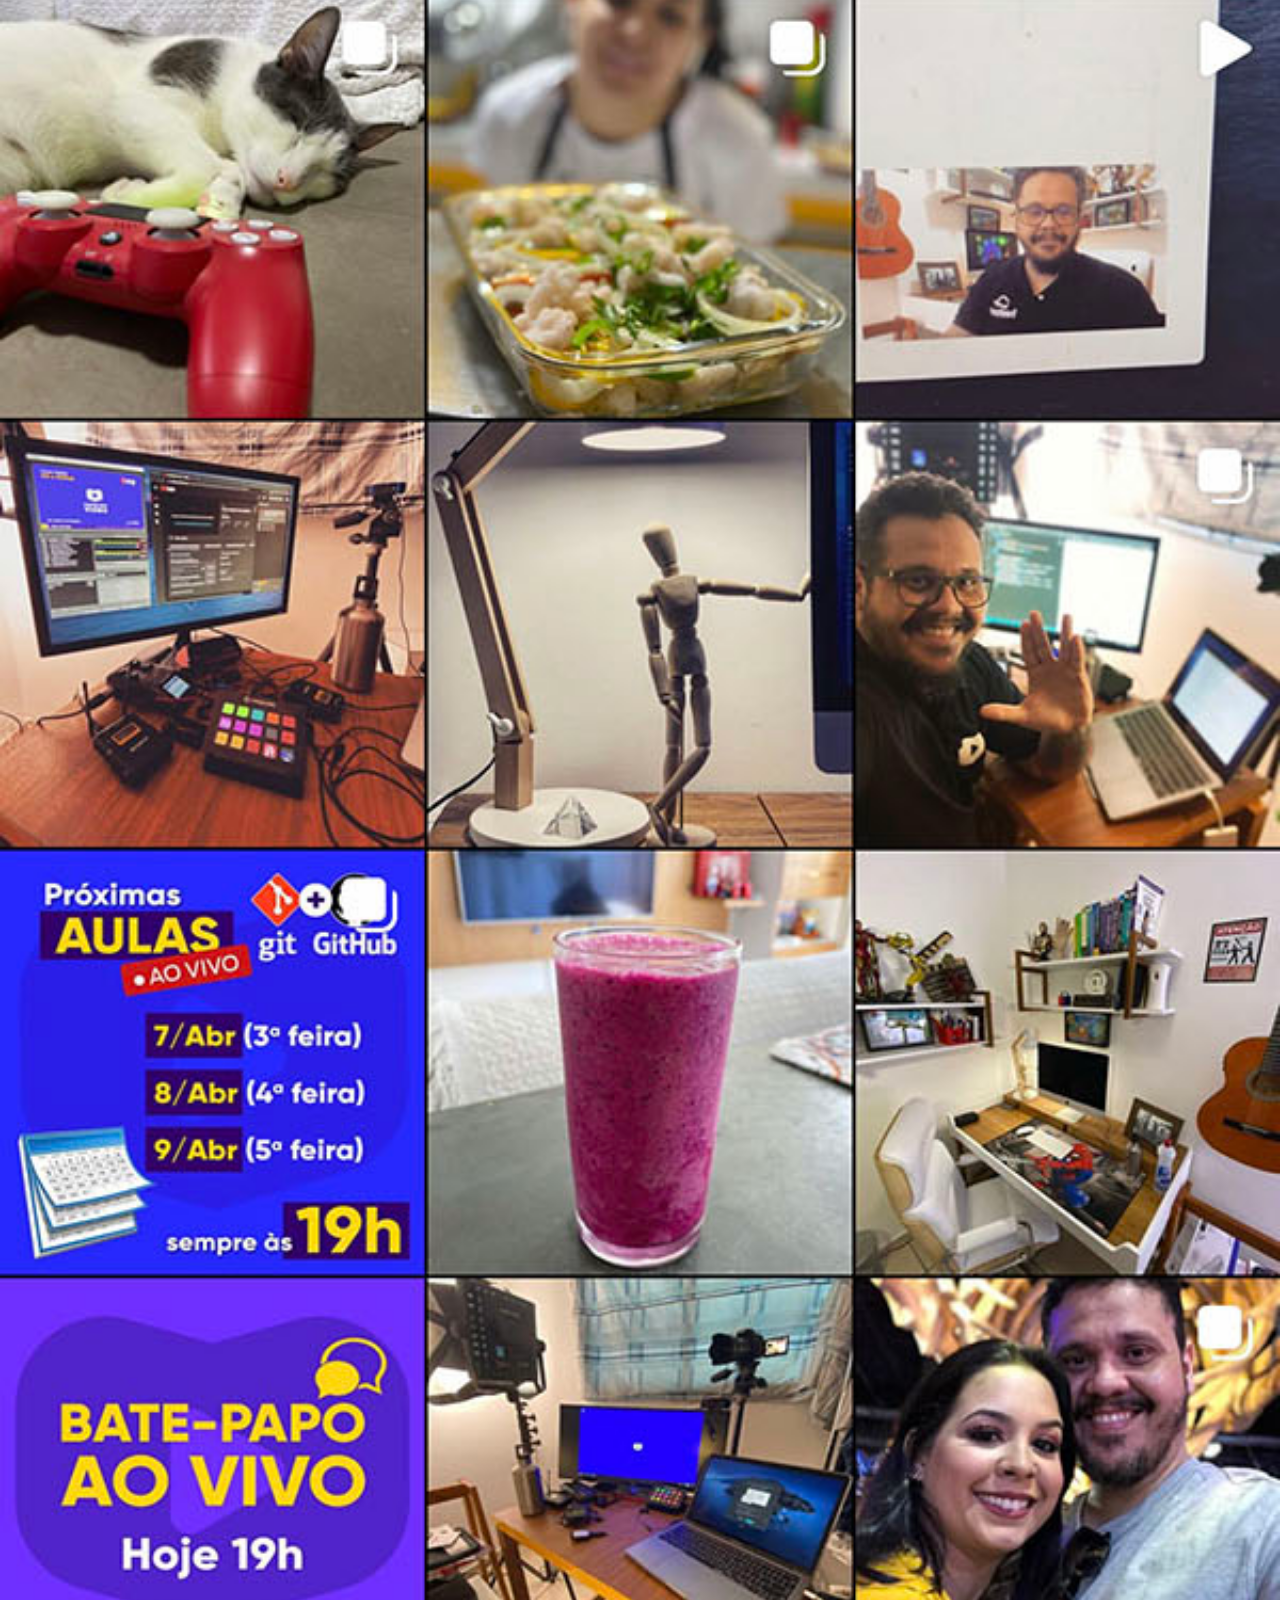
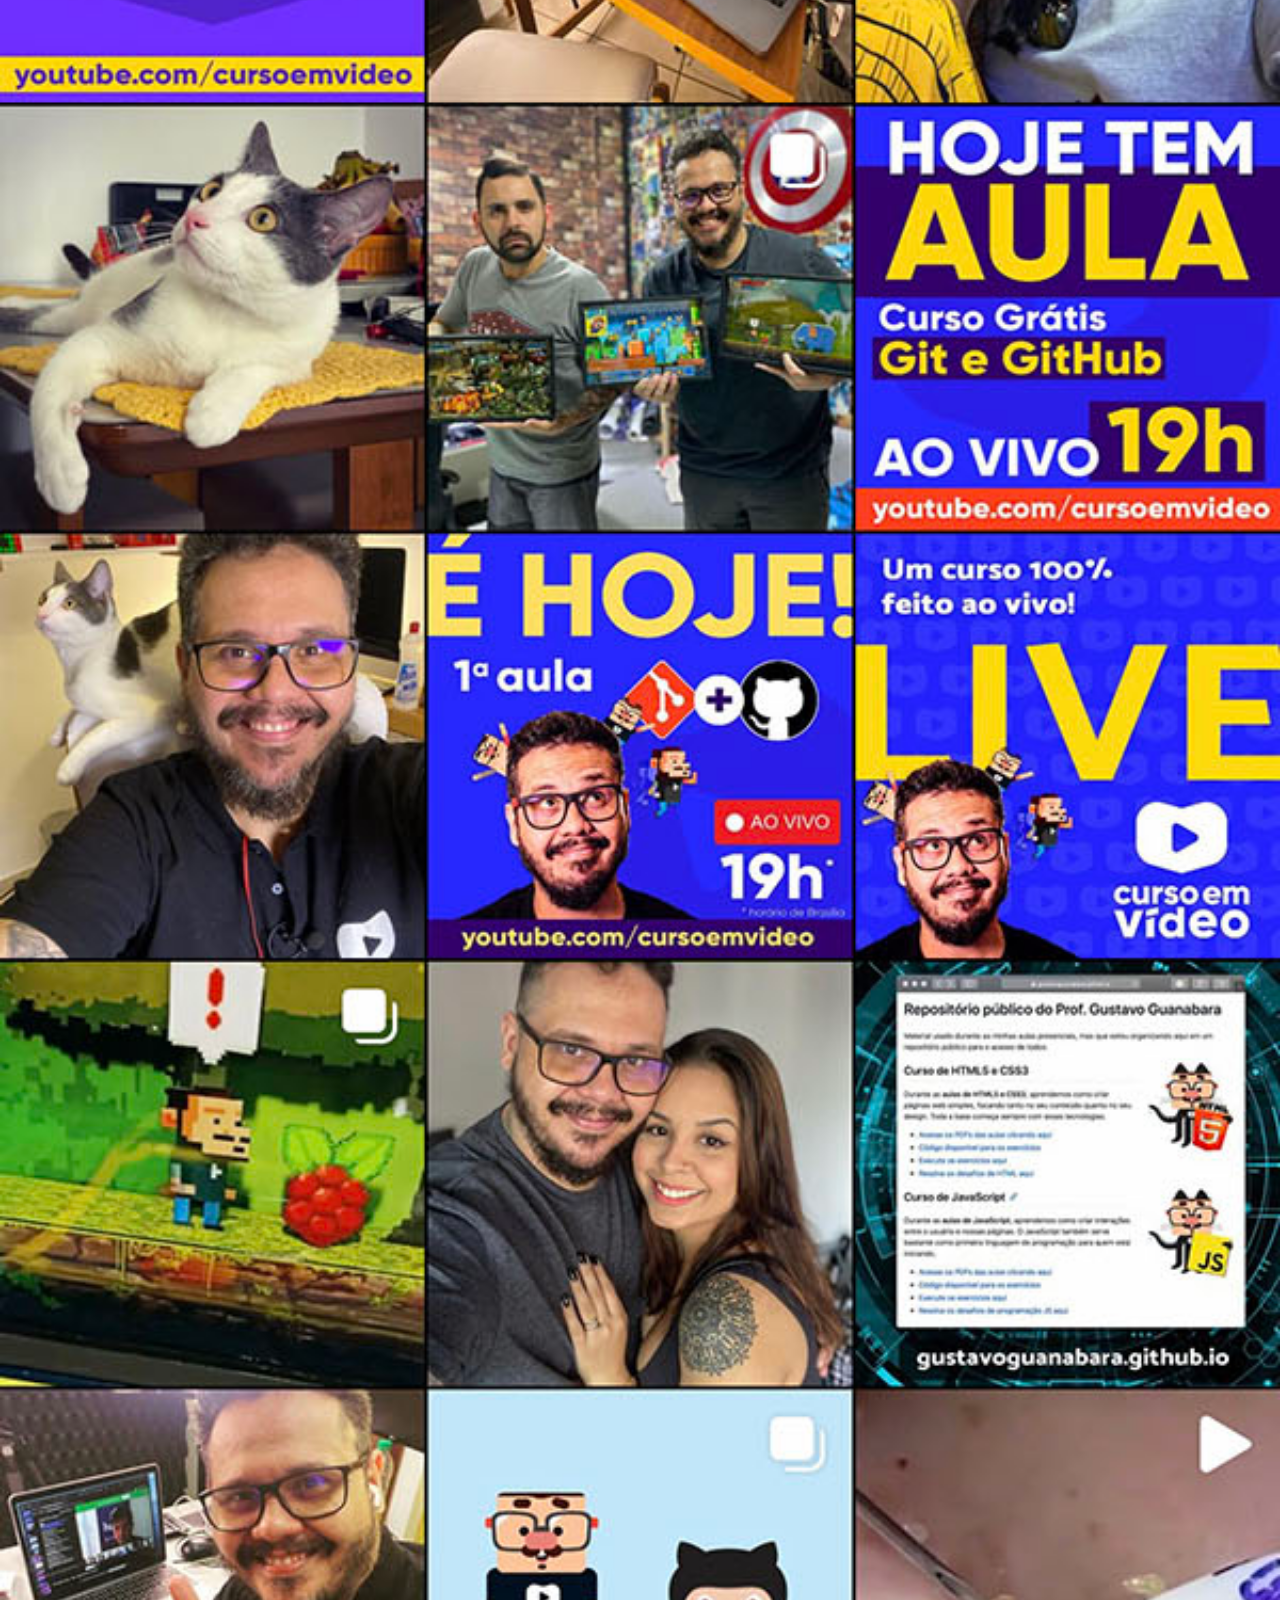
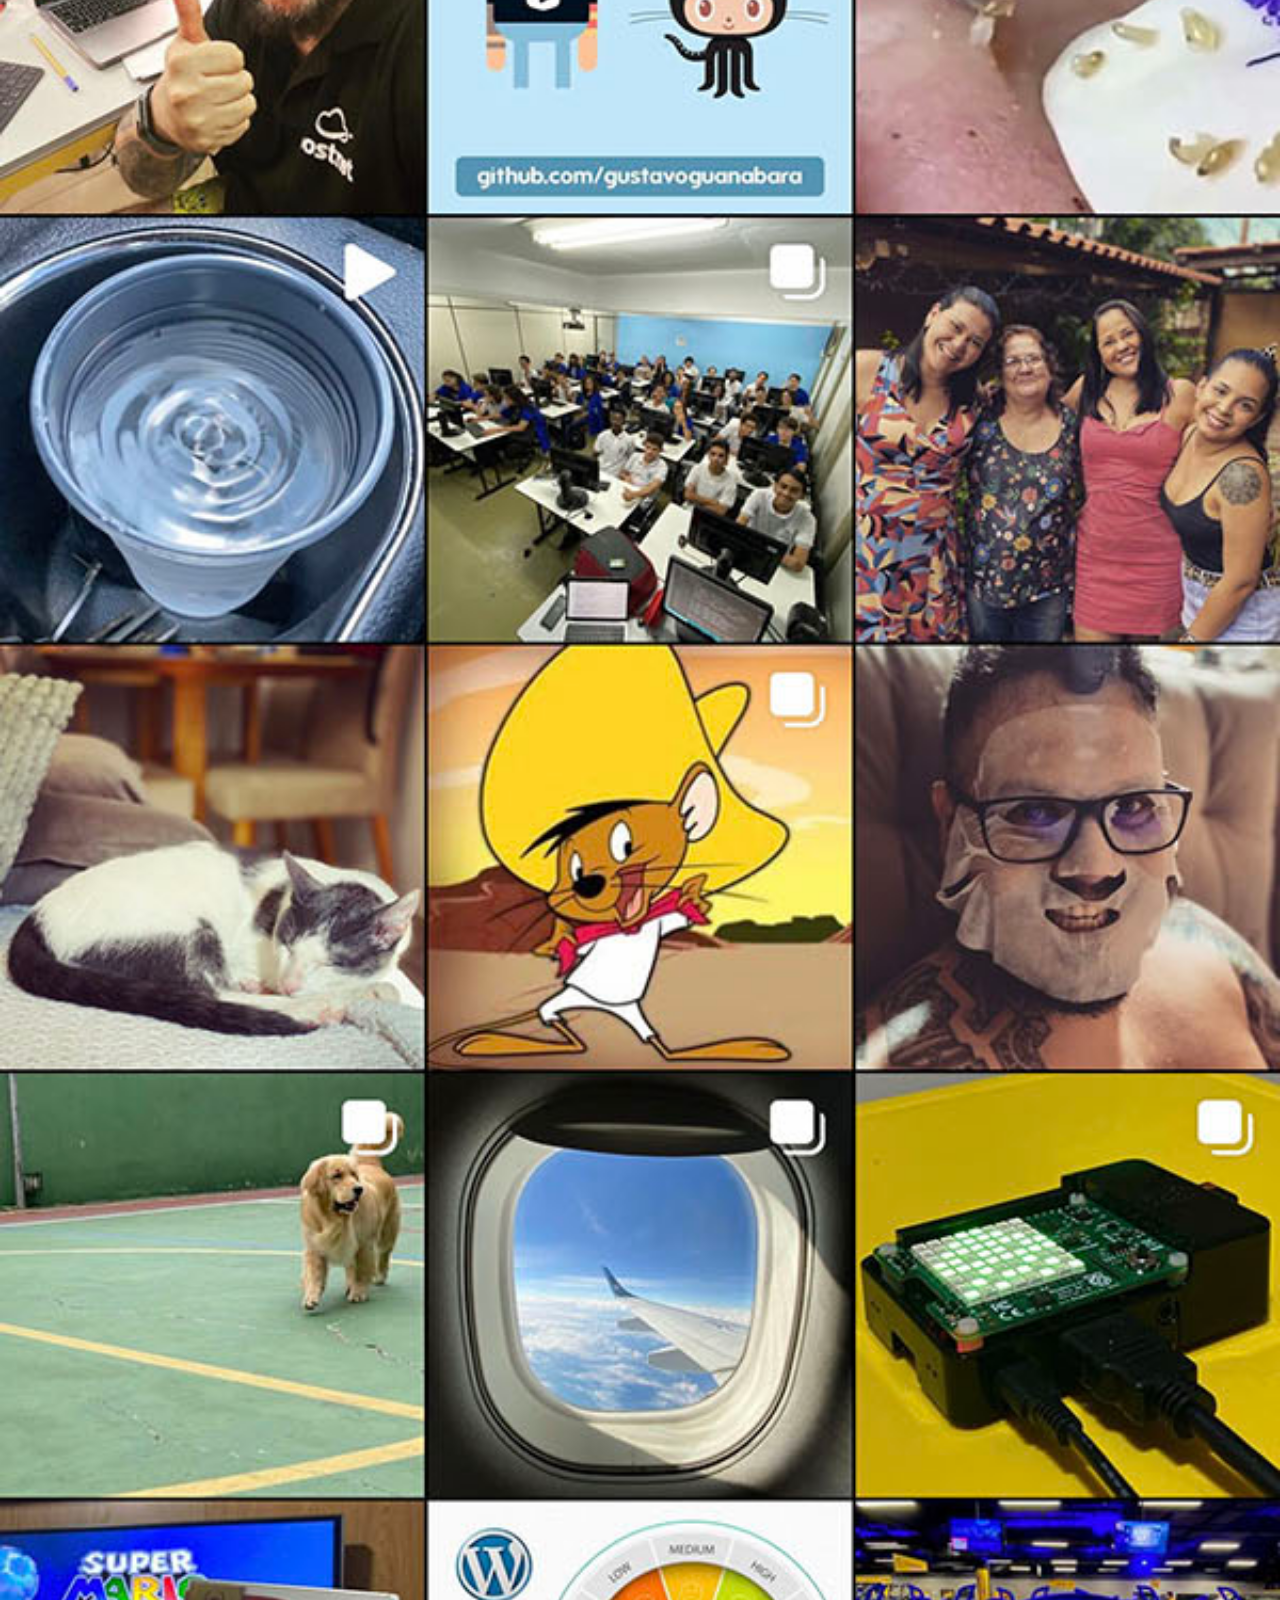
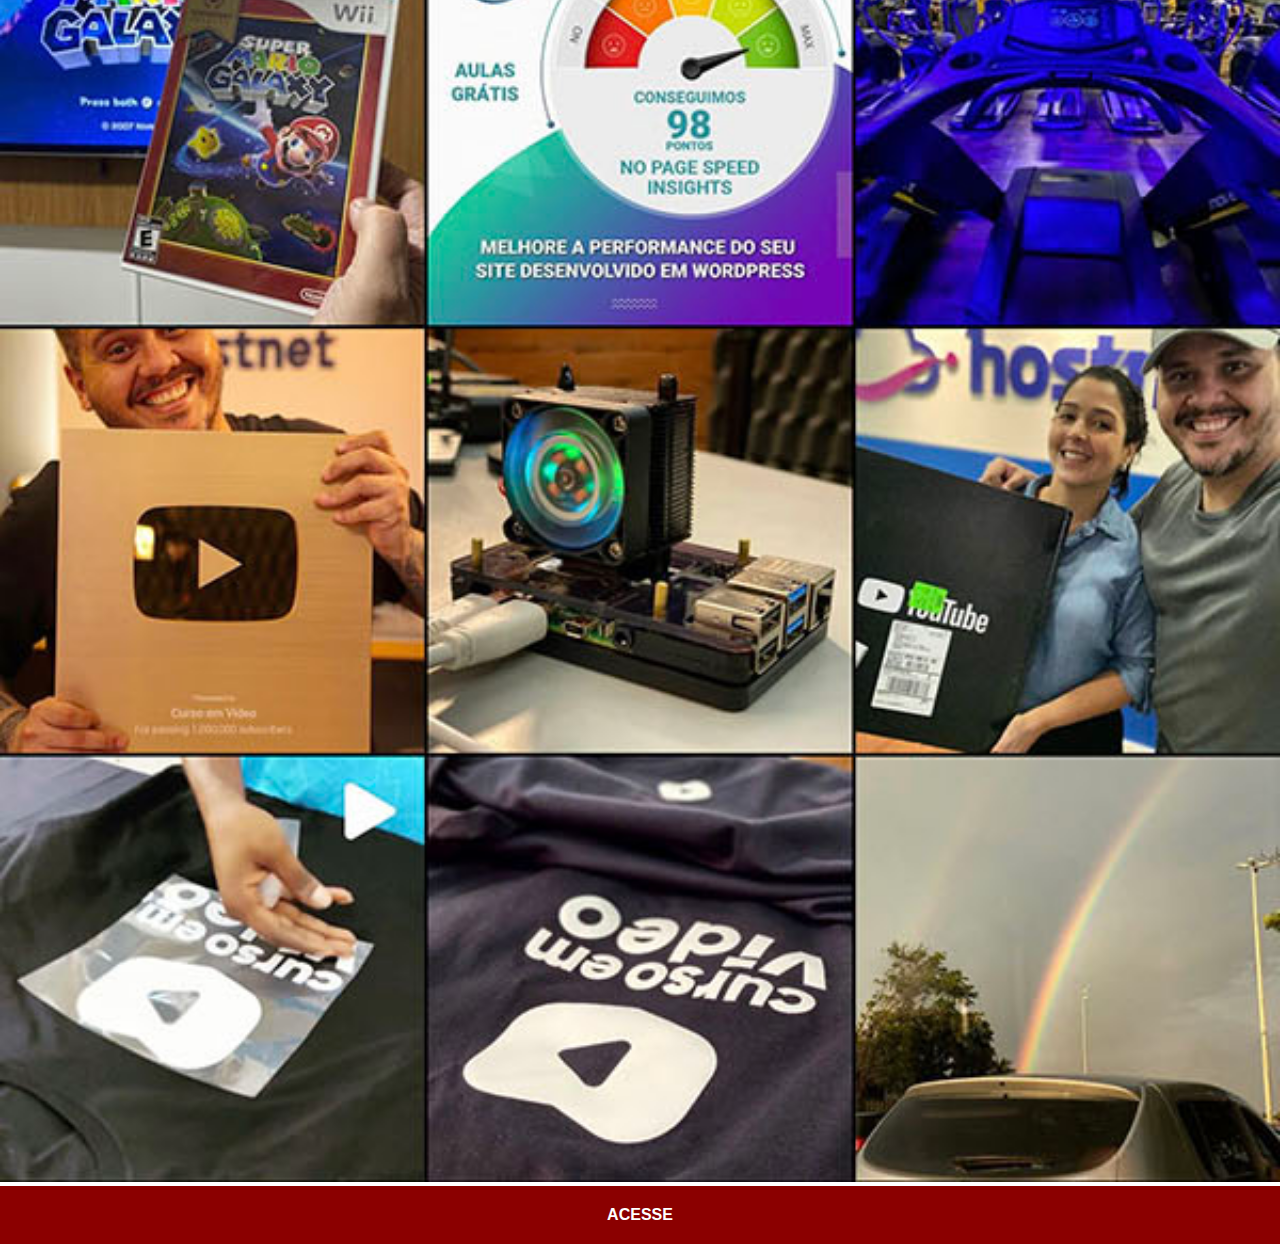
<file: instagram.html>
<!DOCTYPE html>
<html lang="pt-br">
<head>
    <meta charset="UTF-8">
    <meta name="viewport" content="width=device-width, initial-scale=1.0">
    <title>Instagram</title>
    <link rel="stylesheet" href="estilos/social.css">
</head>
<body>
    <img src="imagens/imagens/tela-instagram.jpg" alt="Instagram">
    <a href="https://www.instagram.com/gustavoguanabara/" target="_blank">ACESSE</a>
</body>
</html>
</file>
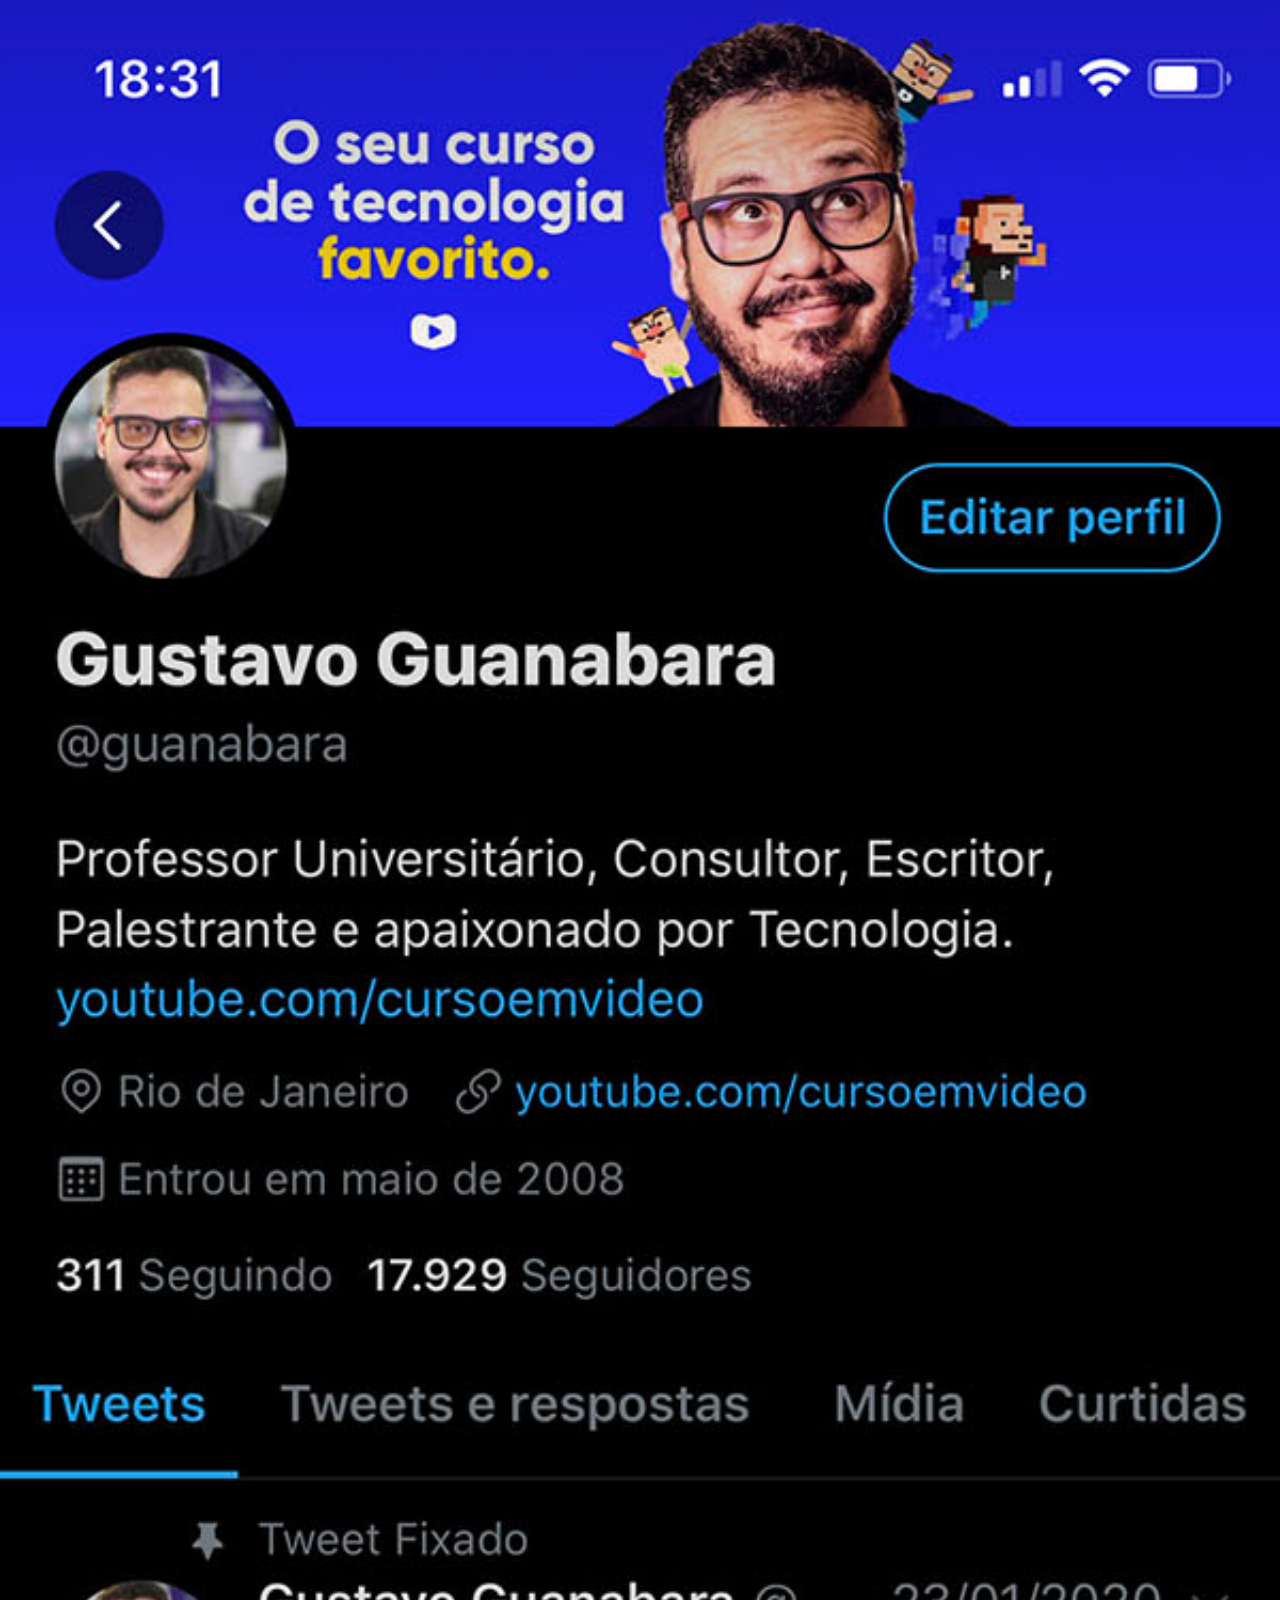
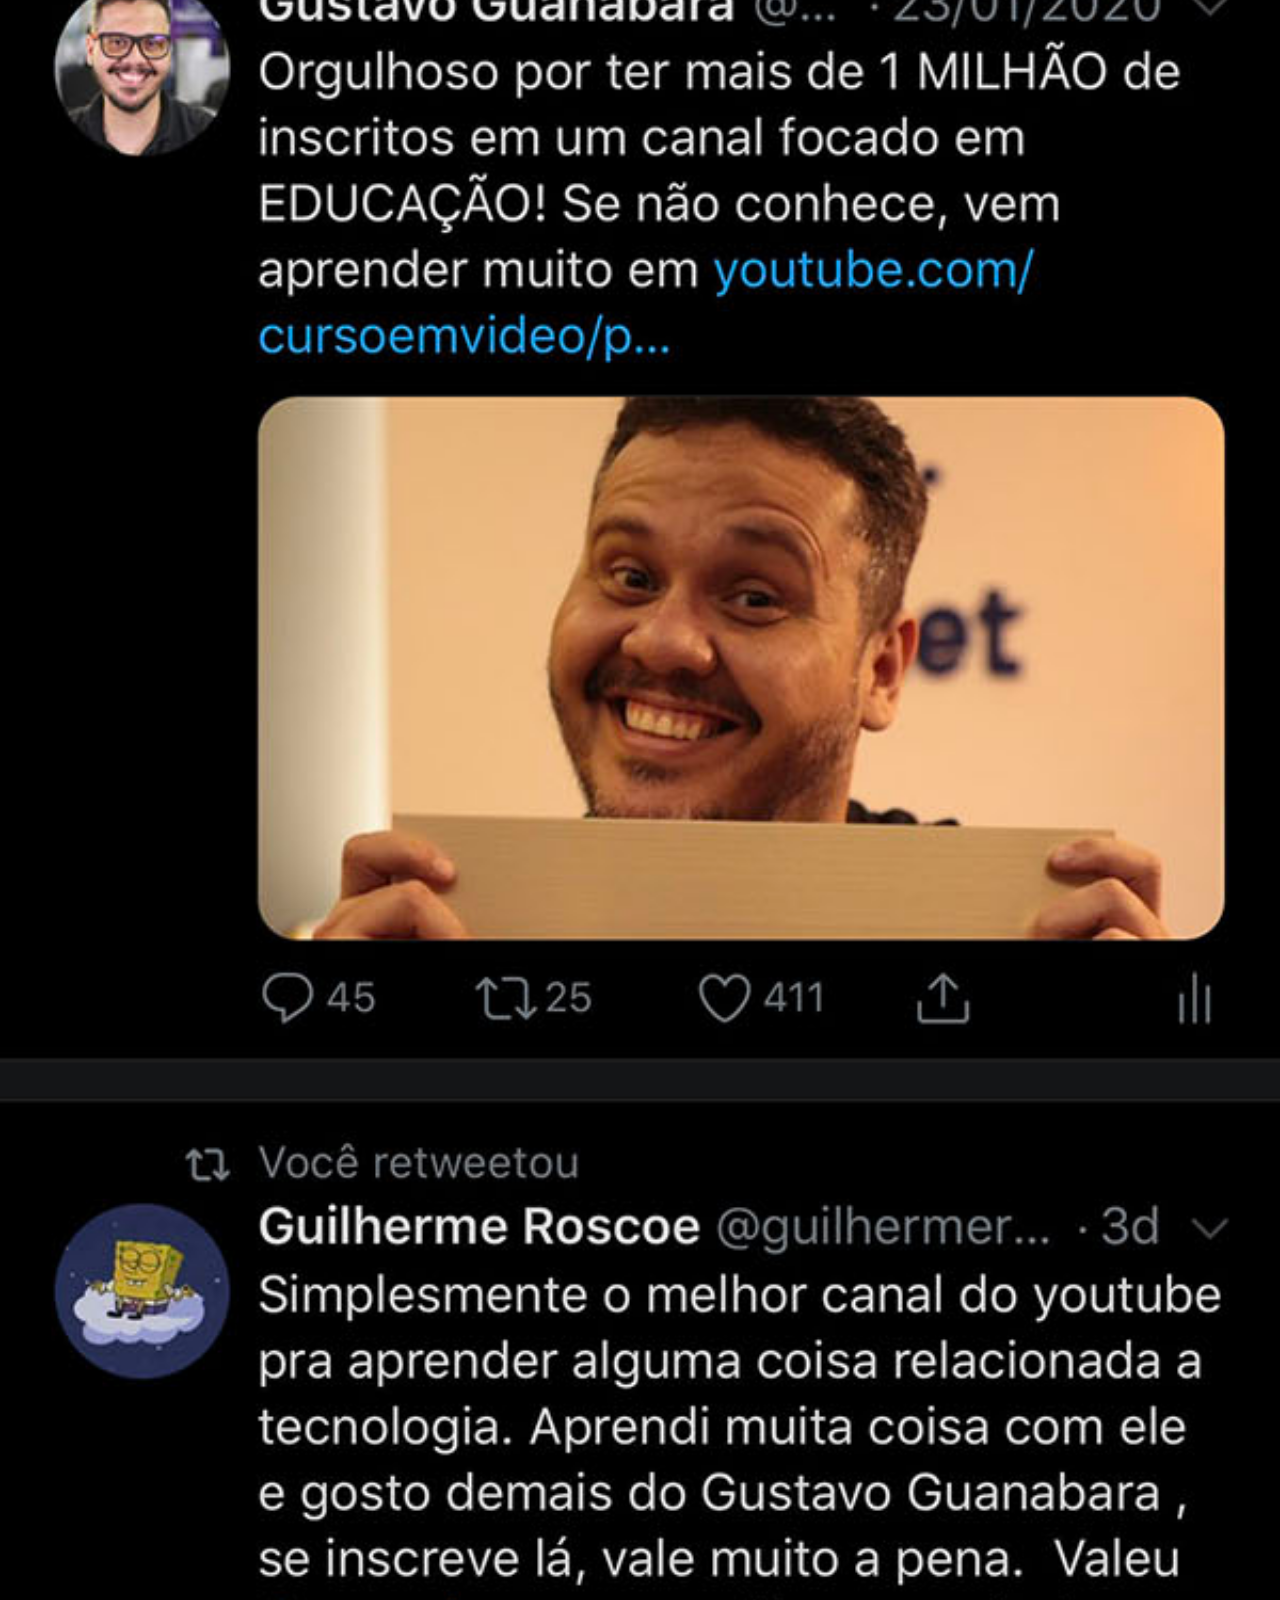
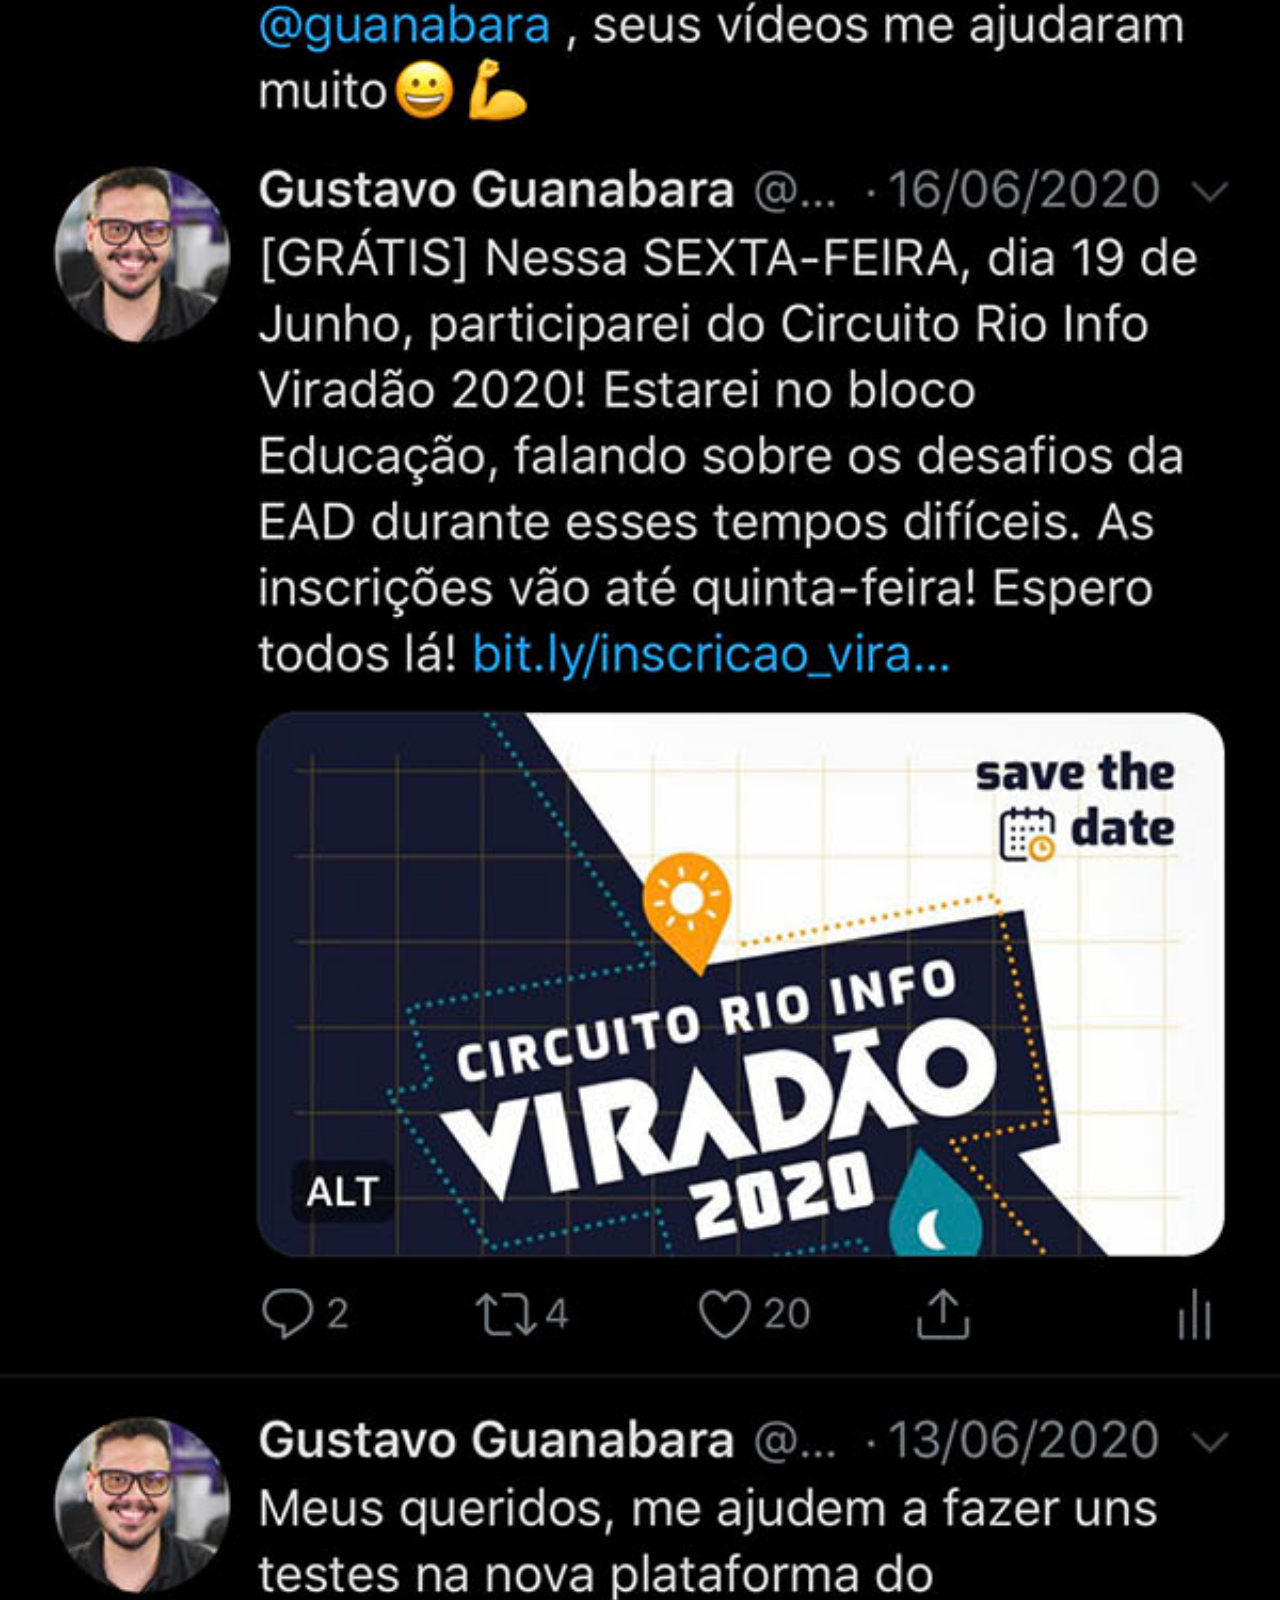
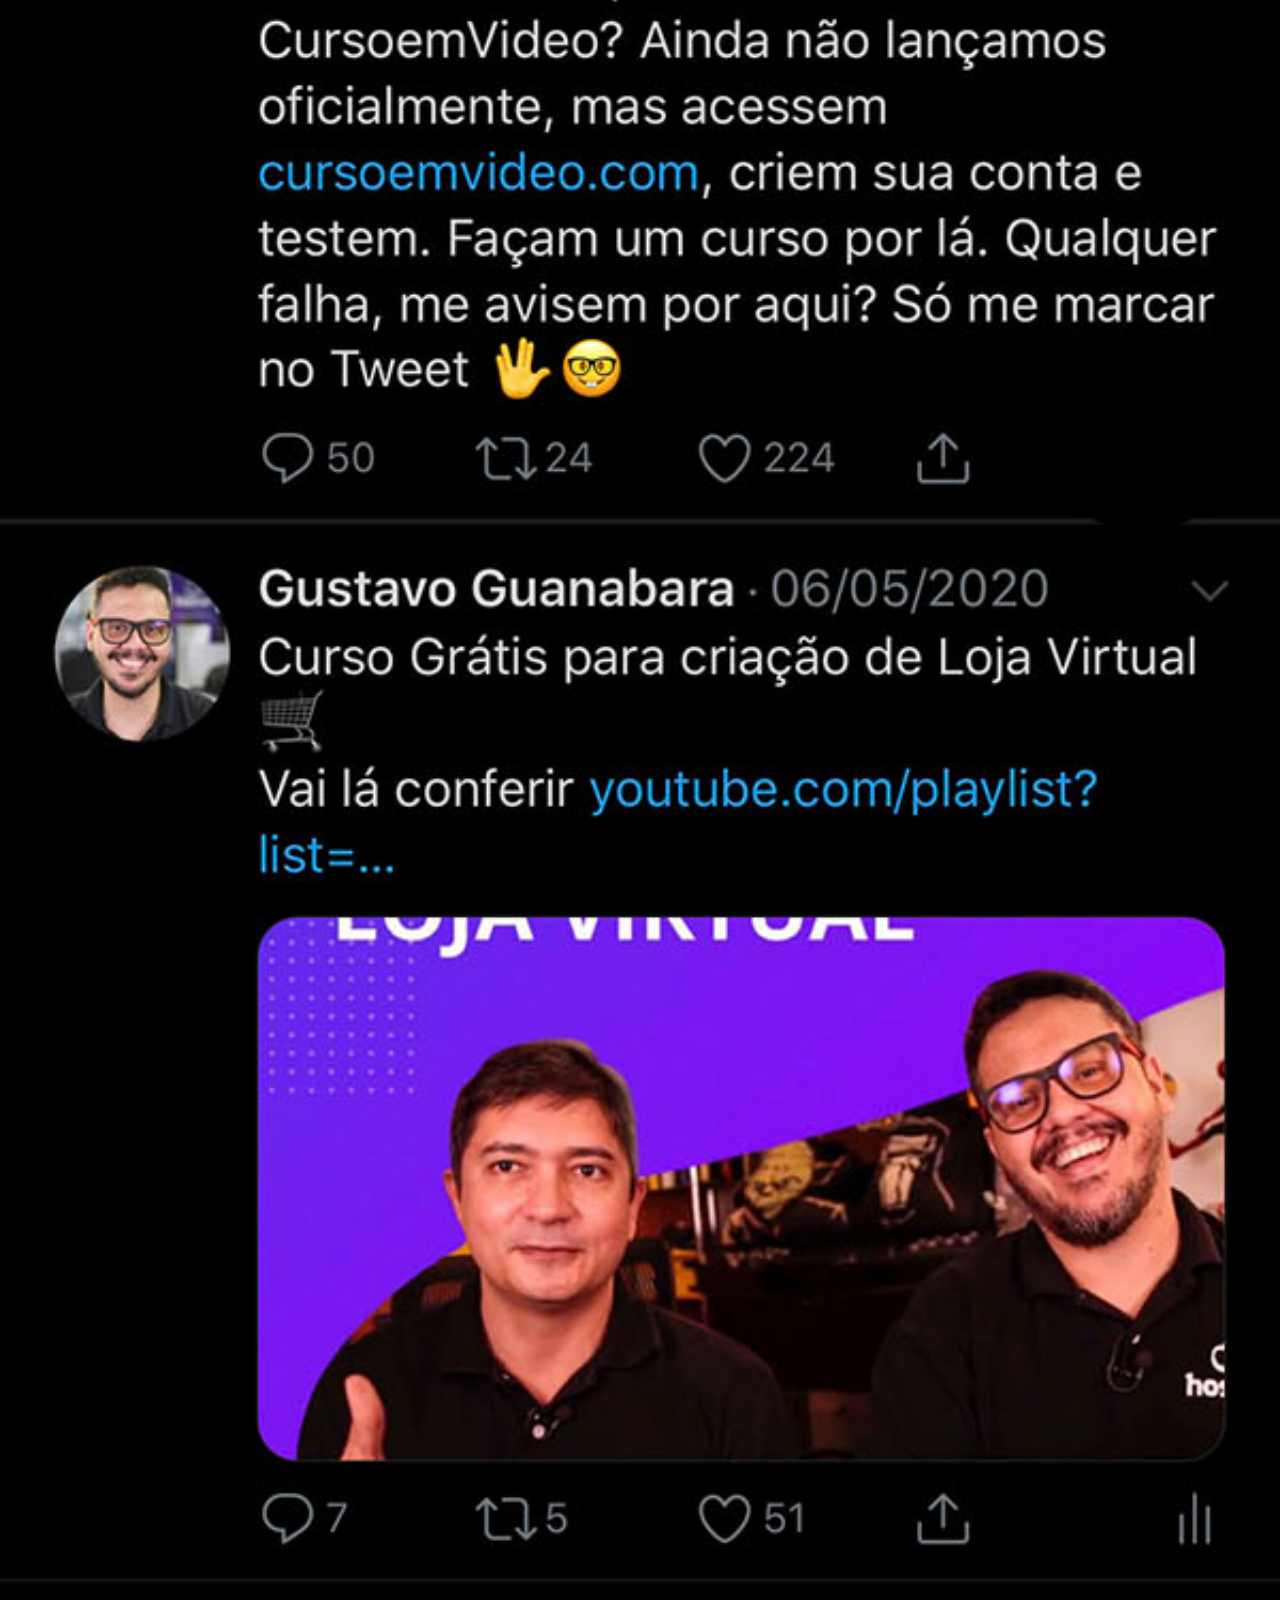
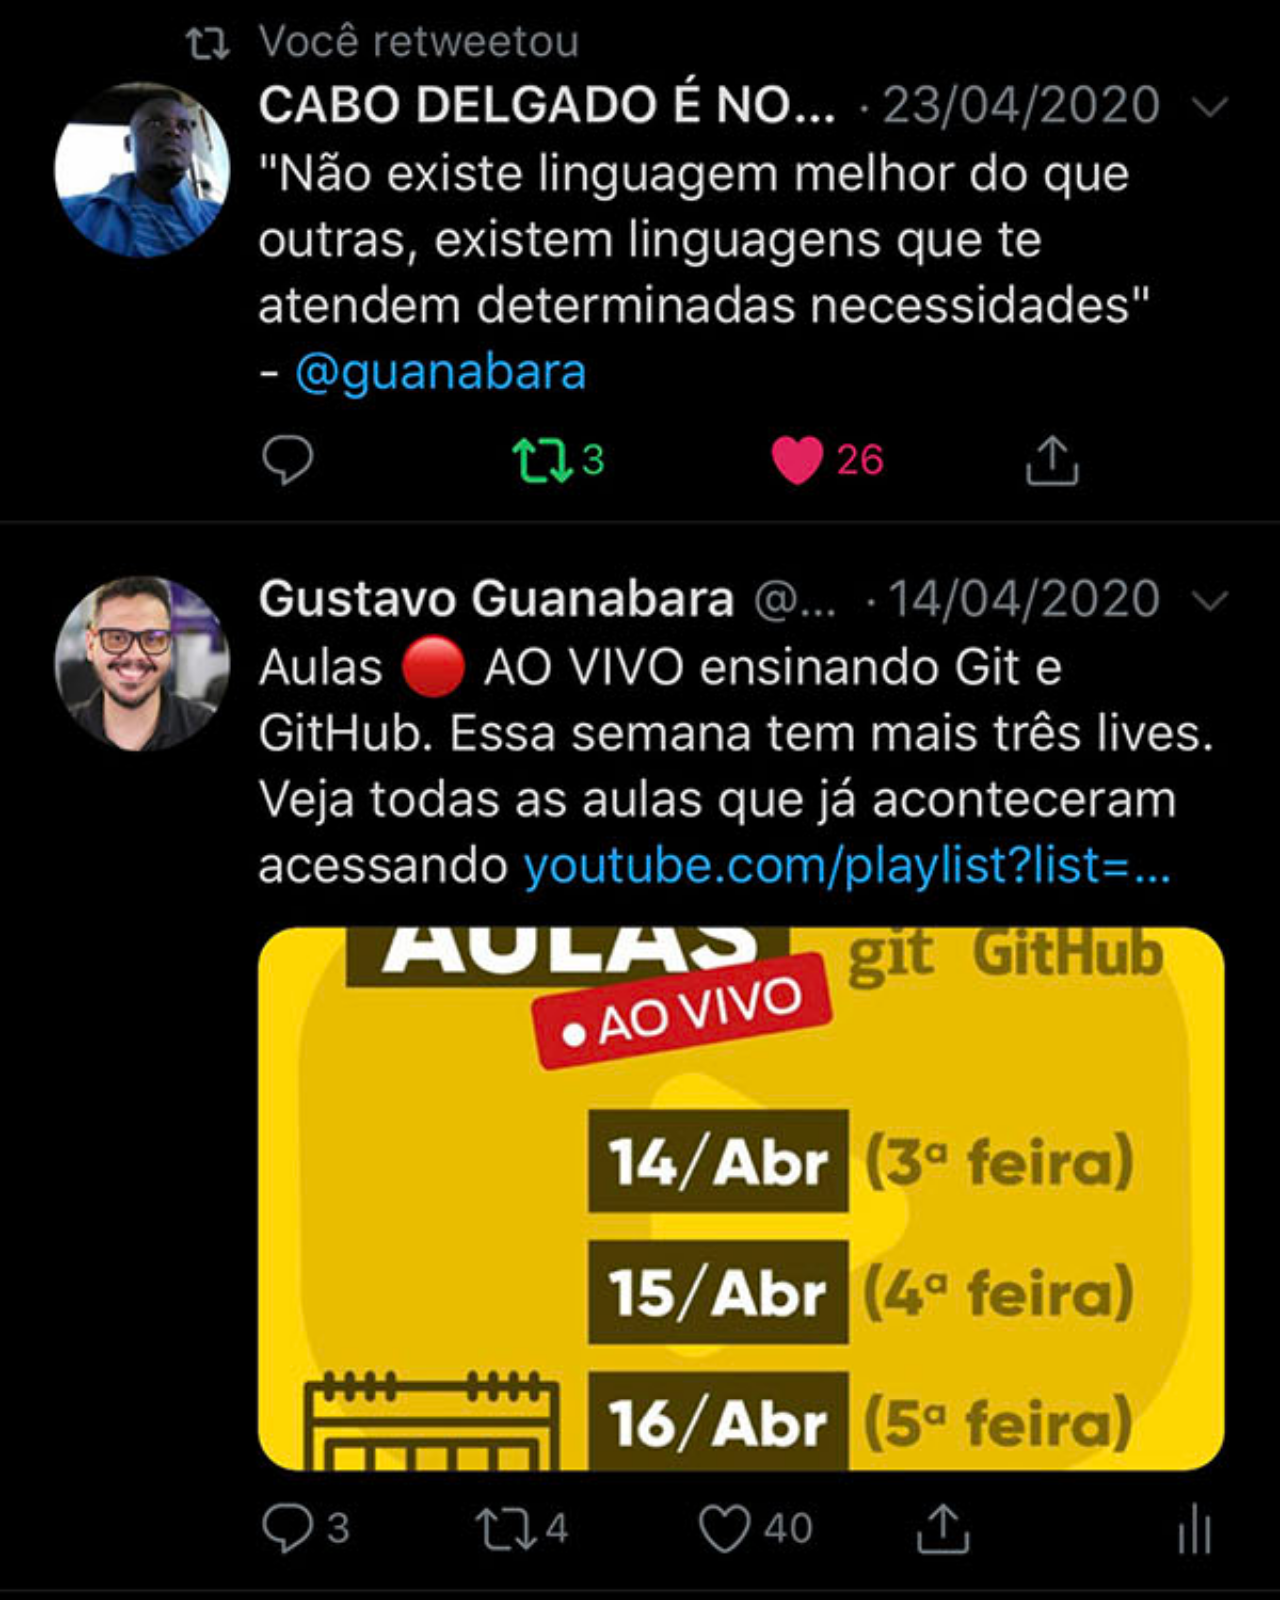
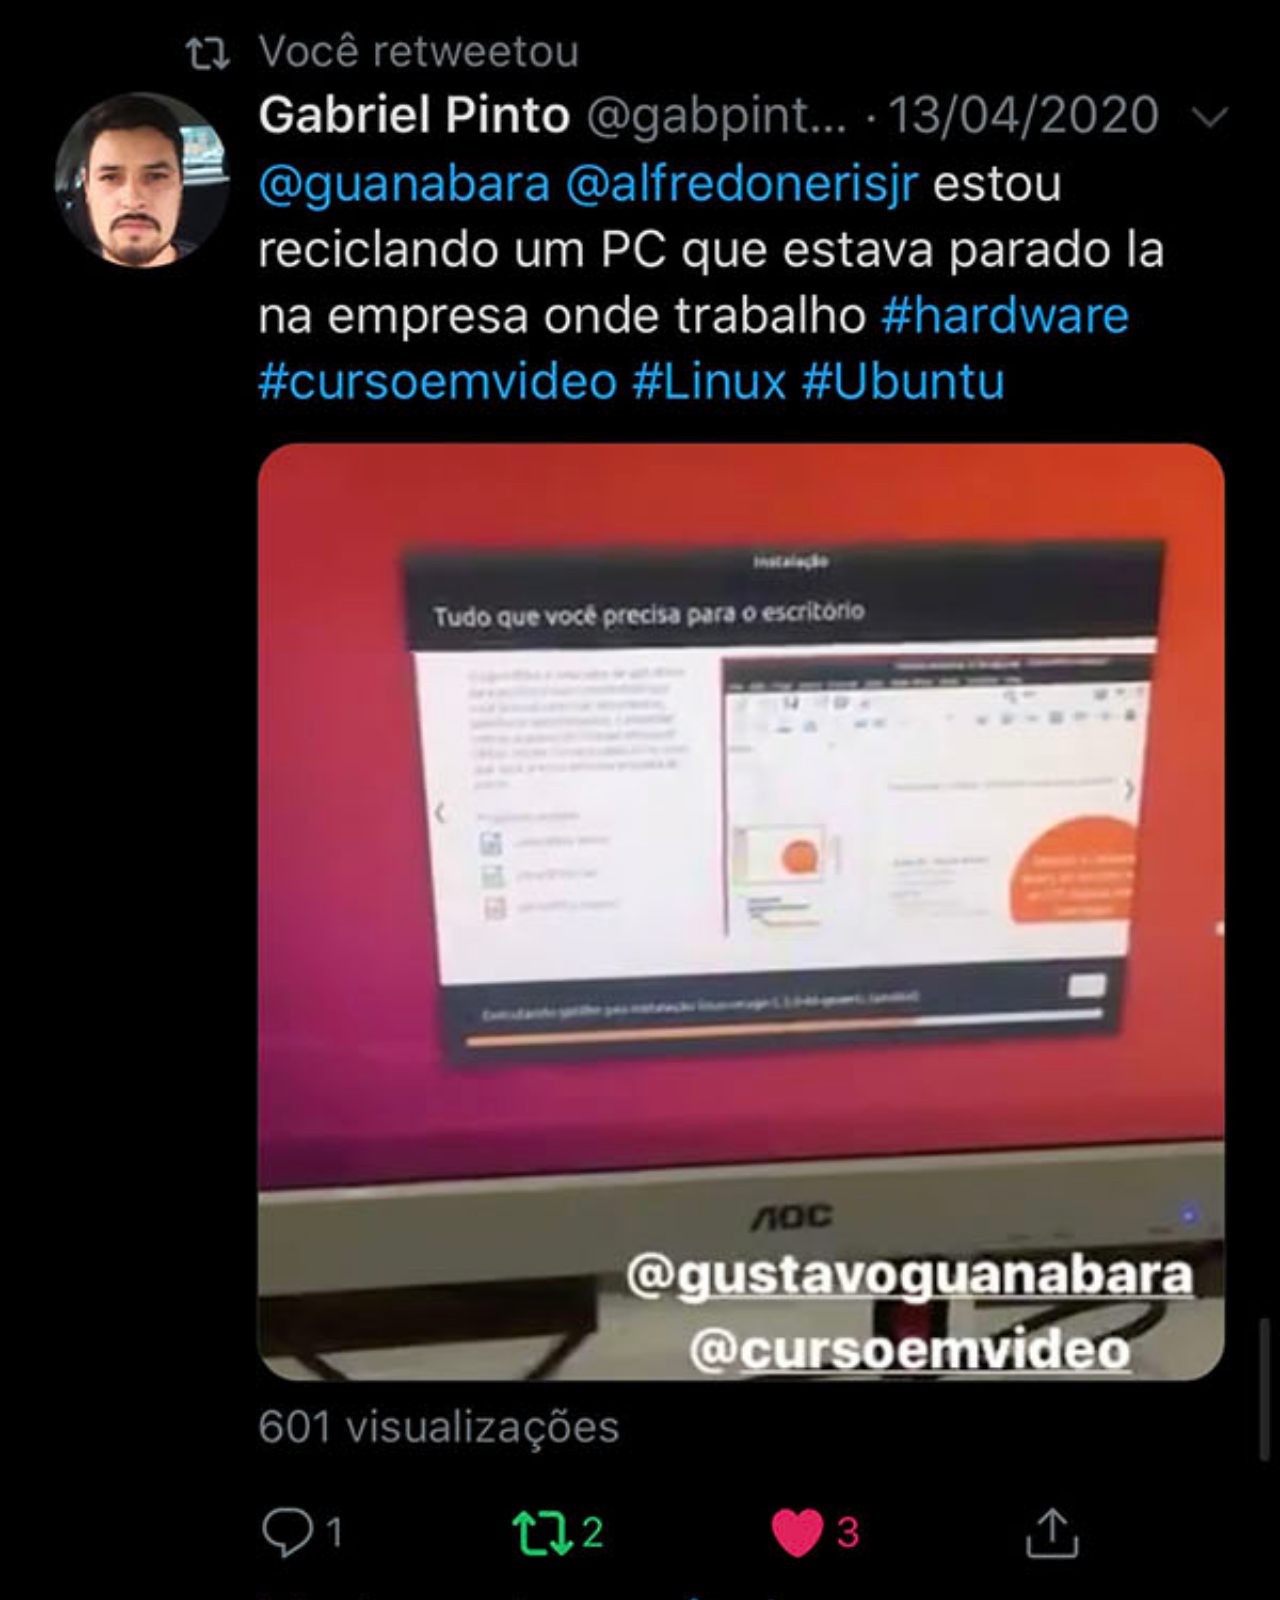
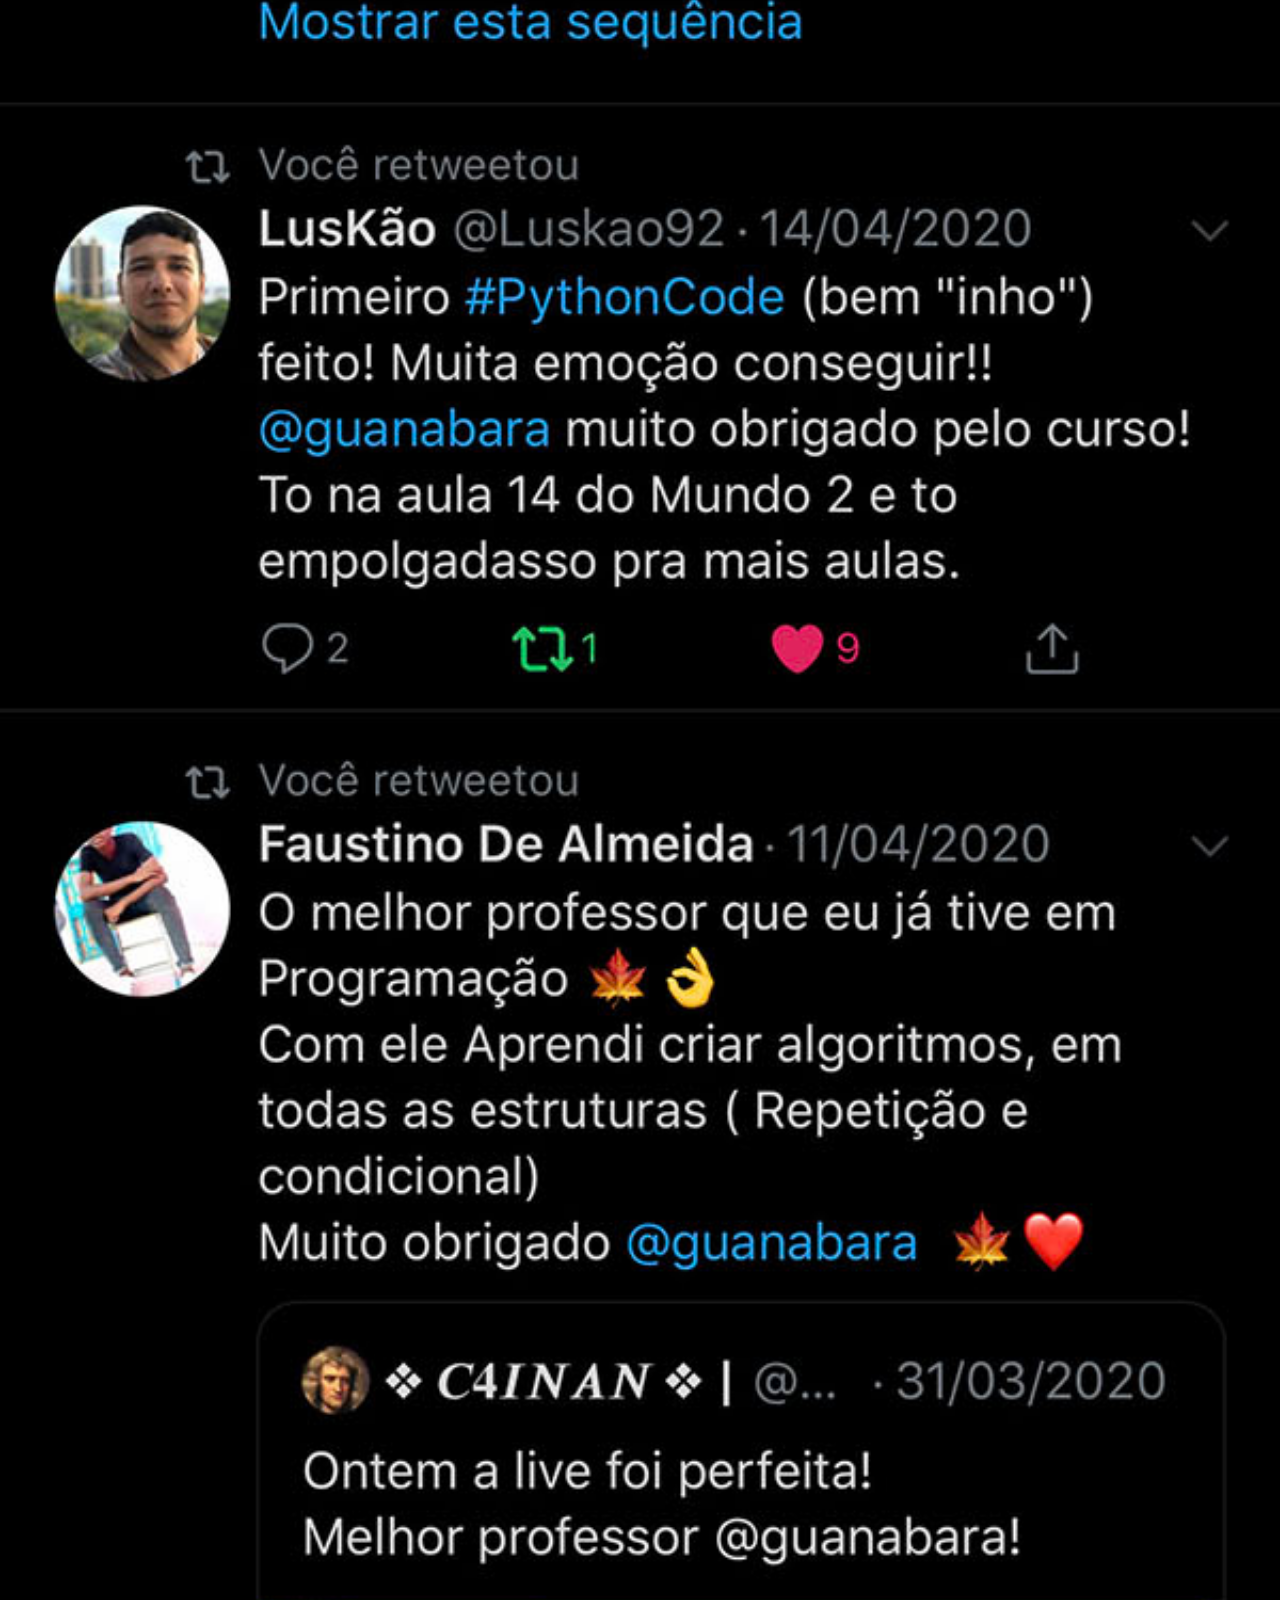
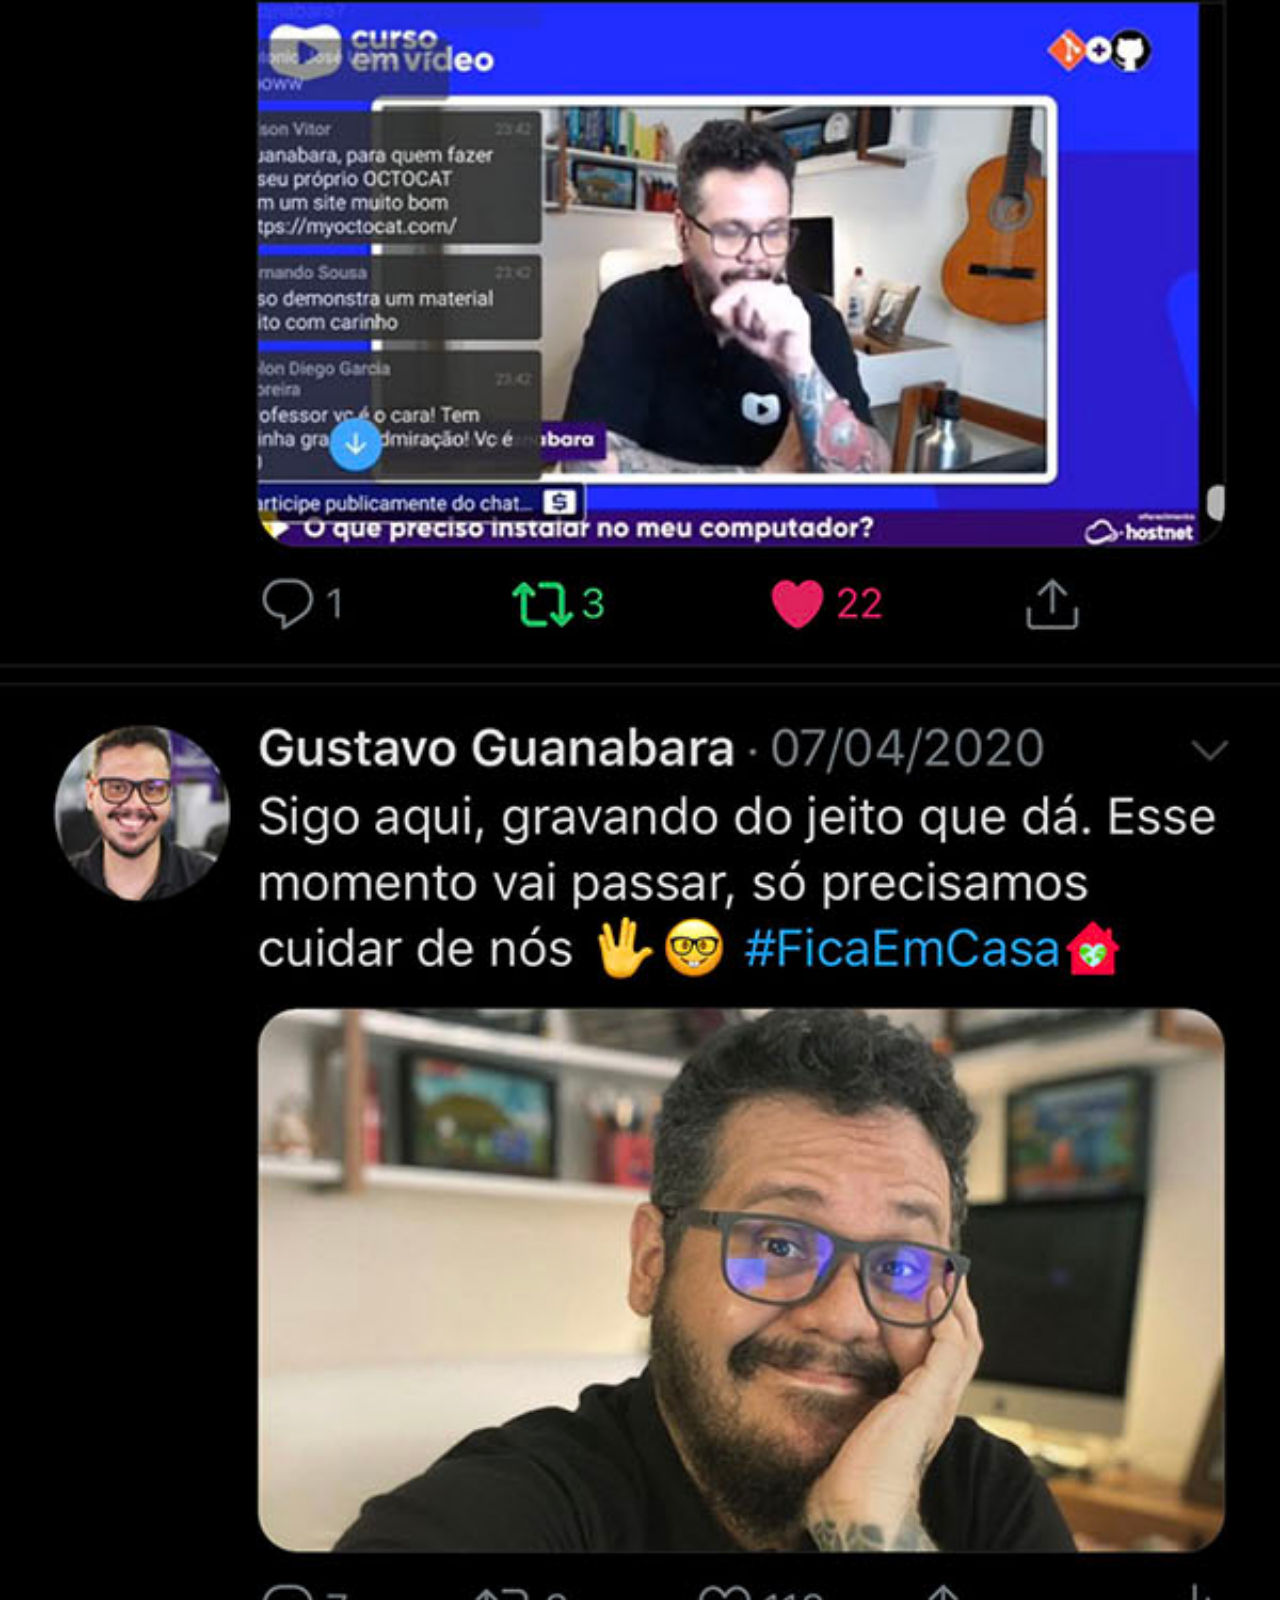
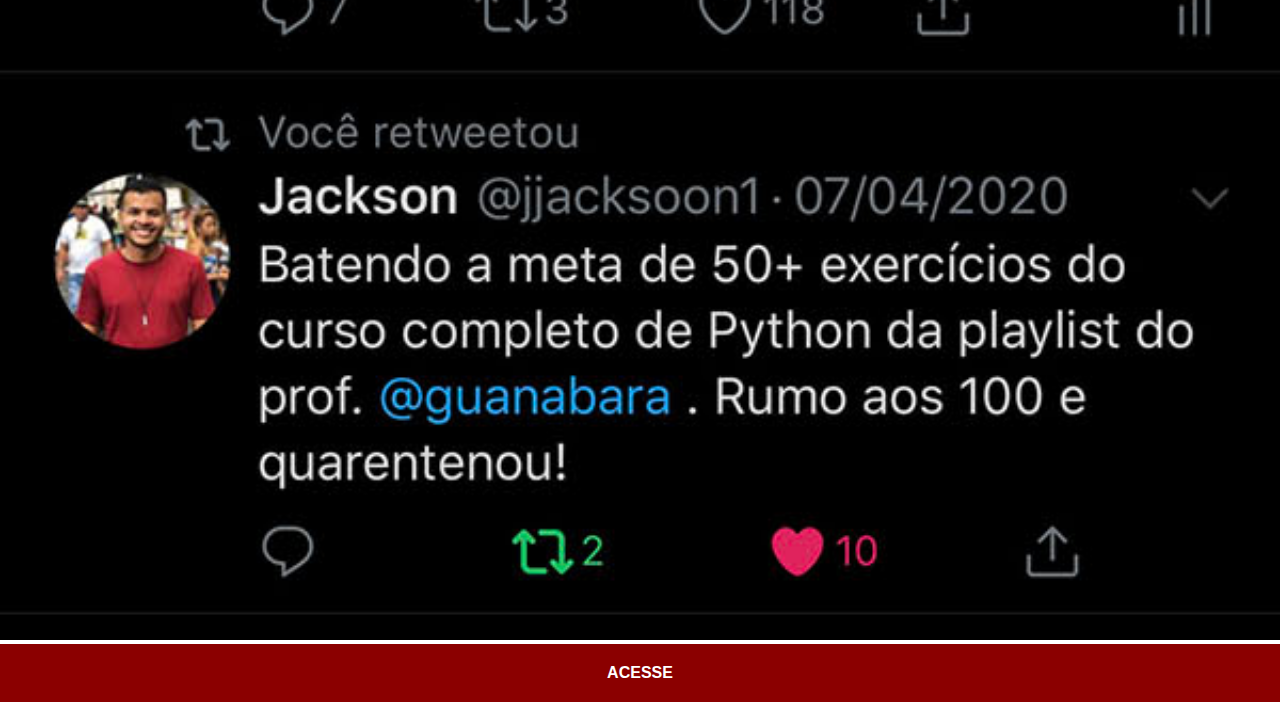
<file: x.html>
<!DOCTYPE html>
<html lang="pt-br">
<head>
    <meta charset="UTF-8">
    <meta name="viewport" content="width=device-width, initial-scale=1.0">
    <link rel="stylesheet" href="estilos/social.css">
    <title>X</title>
</head>
<body>
    <img src="imagens/imagens/tela-twitter.jpg" alt="X">
    <a href="https://x.com/">ACESSE</a>
</body>
</html>
</file>
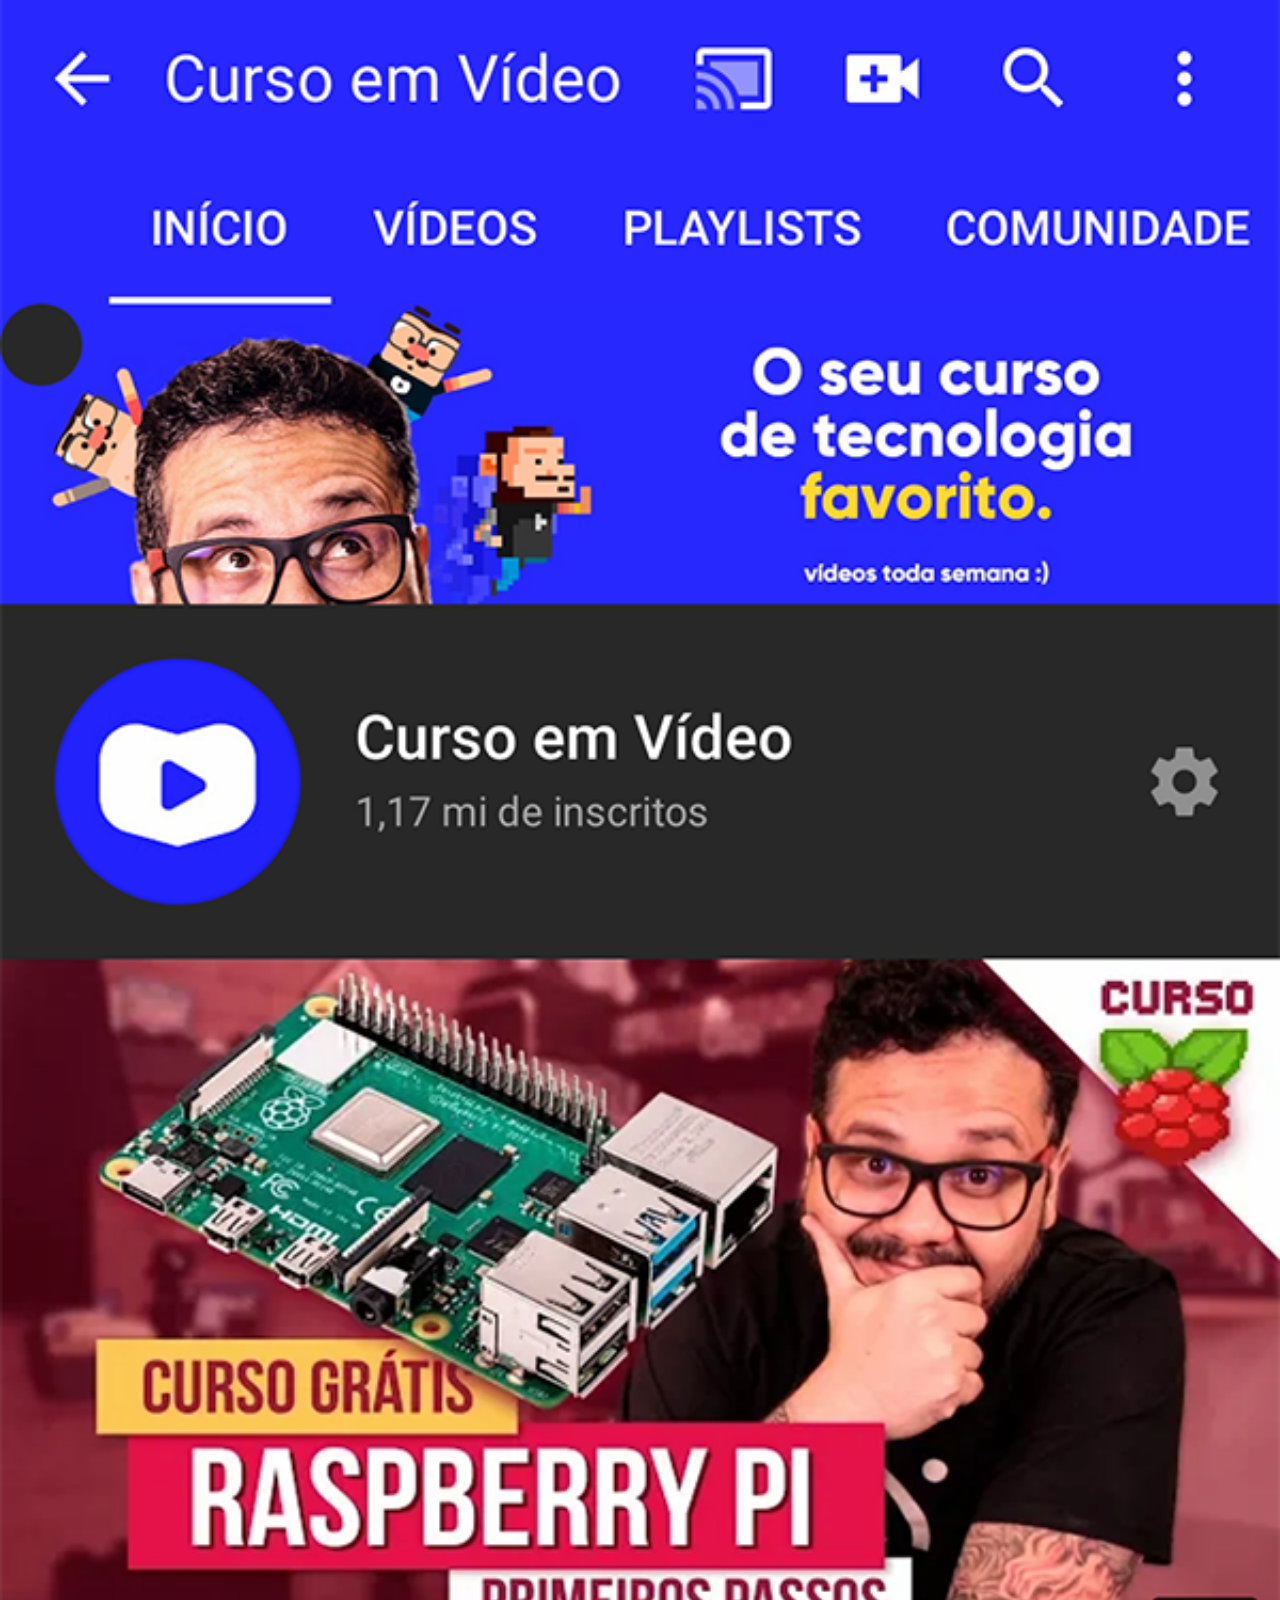
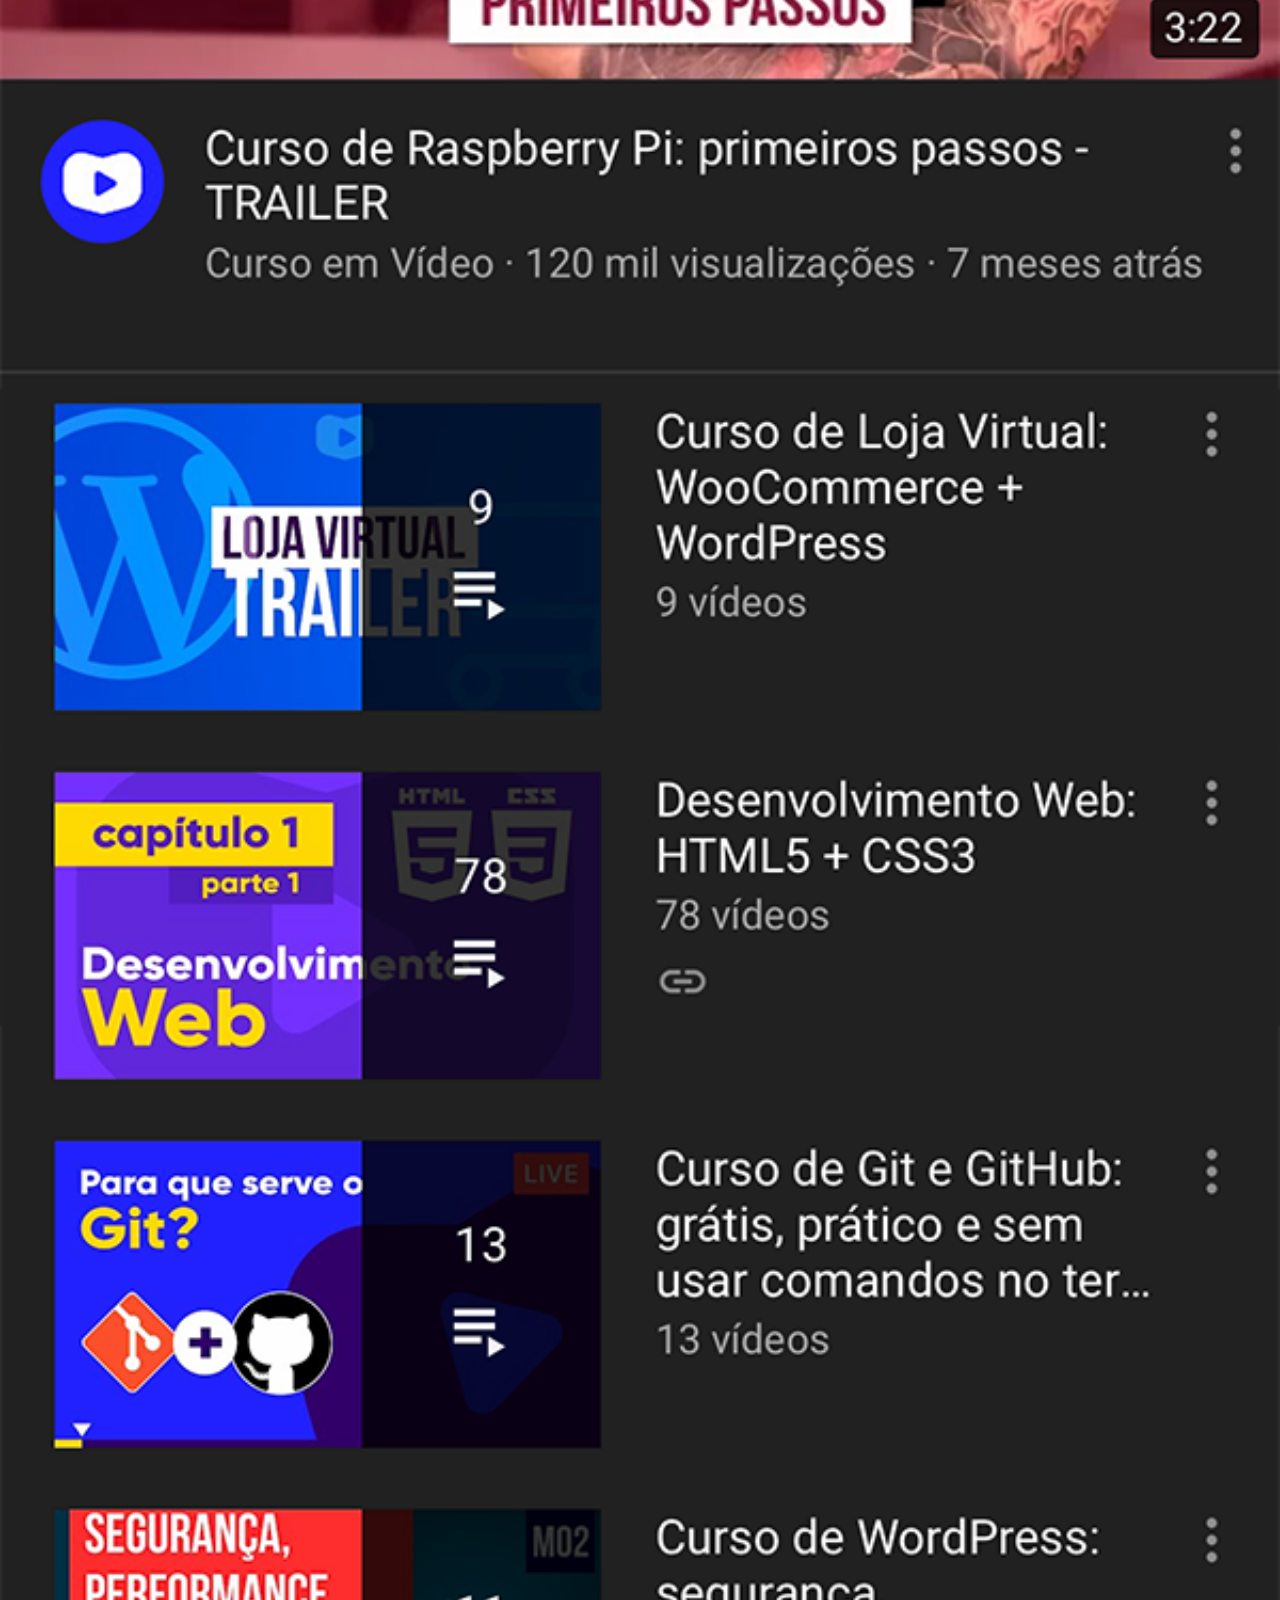
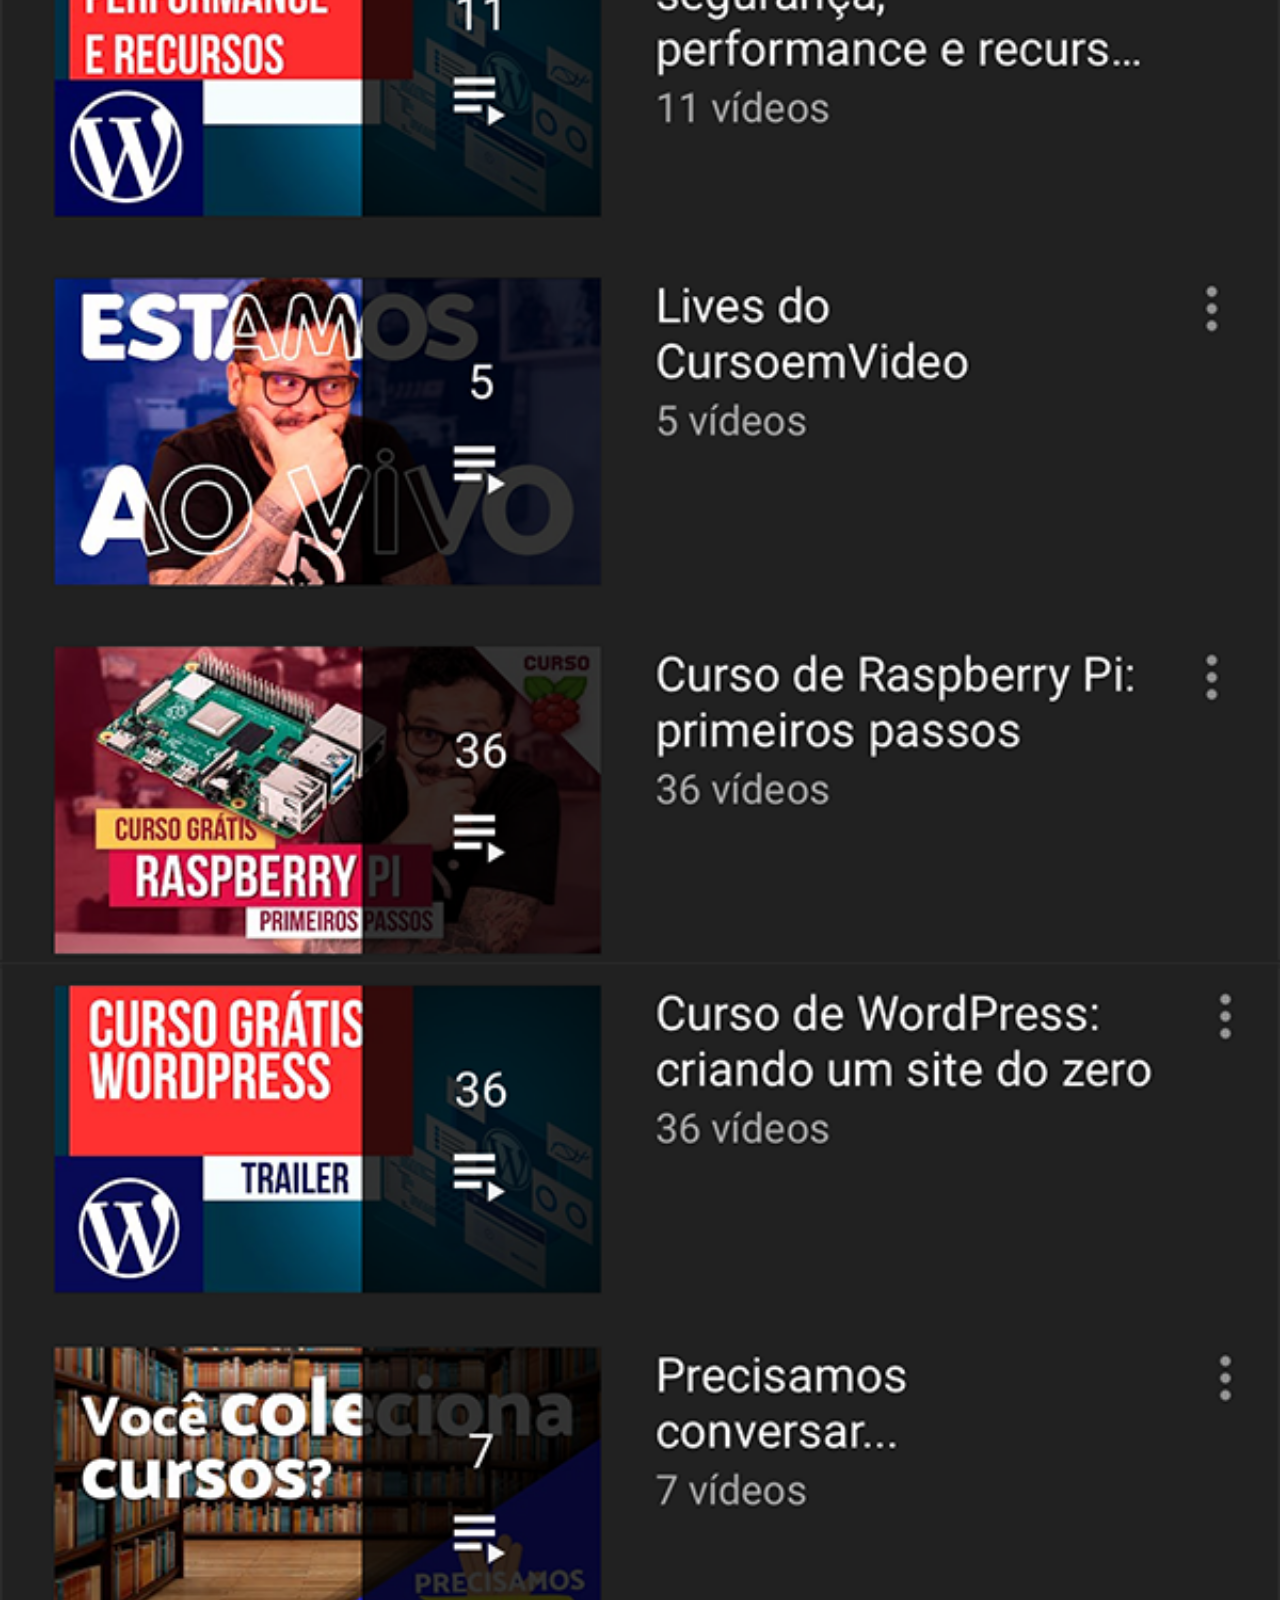
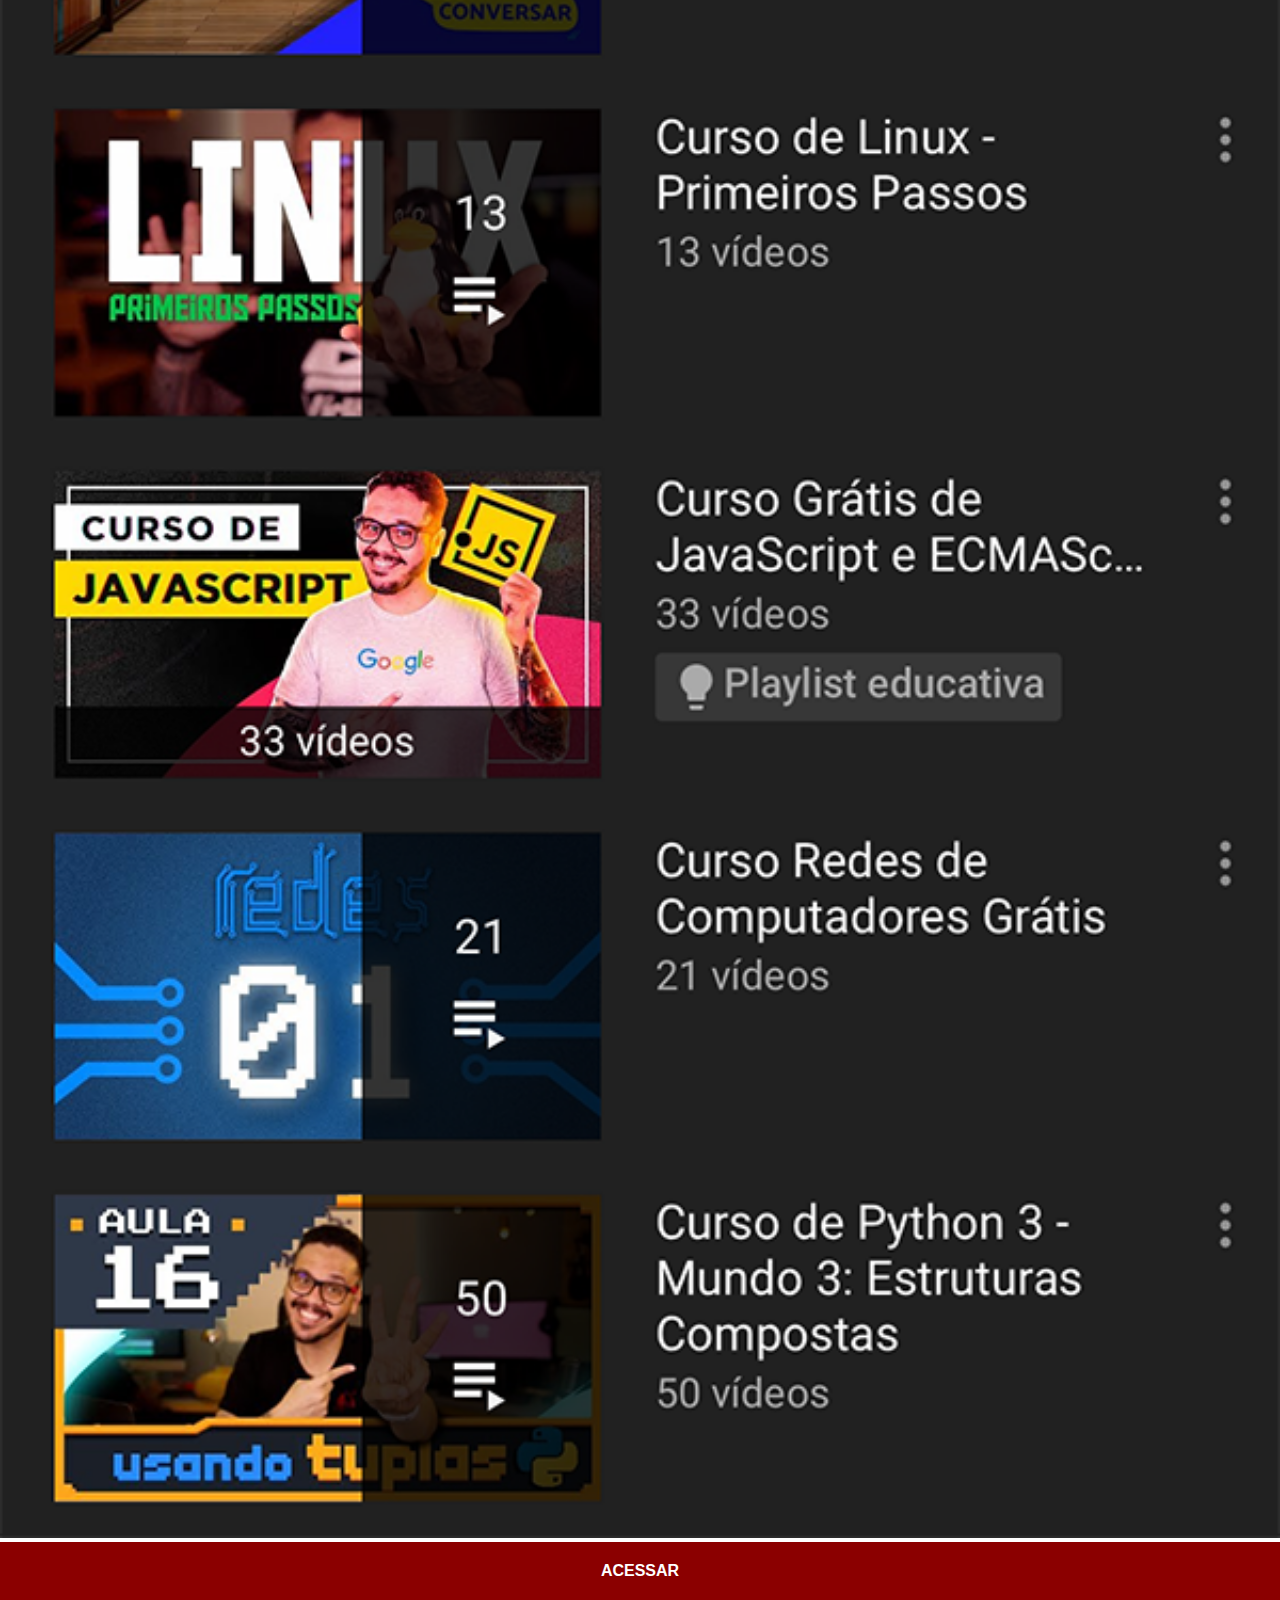
<file: youtube.html>
<!DOCTYPE html>
<html lang="pt-br">
<head>
    <meta charset="UTF-8">
    <meta name="viewport" content="width=device-width, initial-scale=1.0">
    <link rel="stylesheet" href="estilos/social.css">
    <title>Youtube</title>
</head>
<body>
    <img src="imagens/imagens/tela-youtube.png" alt="Youtube">
    <a href="https://www.youtube.com/c/CursoemV%C3%ADdeo" target="_blank">ACESSAR</a>
</body>
</html>
</file>
<file: estilos/style.css>
@charset "UTF-8";


*{
    margin: 0px;
    padding: 0px;
    font-family: Arial, Helvetica, sans-serif;
}


html,body{
    height: 100vh;
    width: 100vw;
}
body{
background: url(../imagens/imagens/fundo-madeira.jpg) no-repeat top center;
background-size: cover;
background-attachment: fixed;
}
main{
    height: 100vh;
    position: relative;
}
section#telefone{
    position: absolute;
    top: 50%;
    left: 50%;
    transform: translate(-50%, -50%);
    height: 627px;
    width: 311px;
    background: url("../imagens/imagens/frame-iphone.png") no-repeat;
}
iframe#tela{
    position: relative;
    top: 80px;
    left: 22px;
    width: 267px;
    height: 471px;
}
section#Redes-Sociais{
    text-align: right;
}
section#Redes-Sociais img{
    width: 50px;
    margin: 10px;
    border-radius: 50%;
    box-shadow: 2px 2px 5px rgba(0, 0, 0, 0.459);
    box-sizing: border-box;
}
section#Redes-Sociais img:hover{
    border: 2px solid rgba(255, 255, 255, 0.705);
    transform: translate(-2px, -2px);
    box-shadow: 5px 5px 5px rgba(0, 0, 0, 0.603);
    transition: transform .2s, border .2s;
}
</file>
<file: estilos/social.css>
@charset "UTF-8";
   *{
            margin: 0px;
            padding: 0px;
            font-family: Arial, Helvetica, sans-serif;
        }
        ::-webkit-scrollbar{
            width: 0px;
            height: 0px;
        }
        img{
        width: 100%;
        }
        a{
         display: block;
         background-color: darkred;
         padding: 20px;
         text-align: center;
         font-weight: bolder;
         text-decoration: none;
         color: white;
        }
        a:hover{
            background-color: red;
        }
</file>
